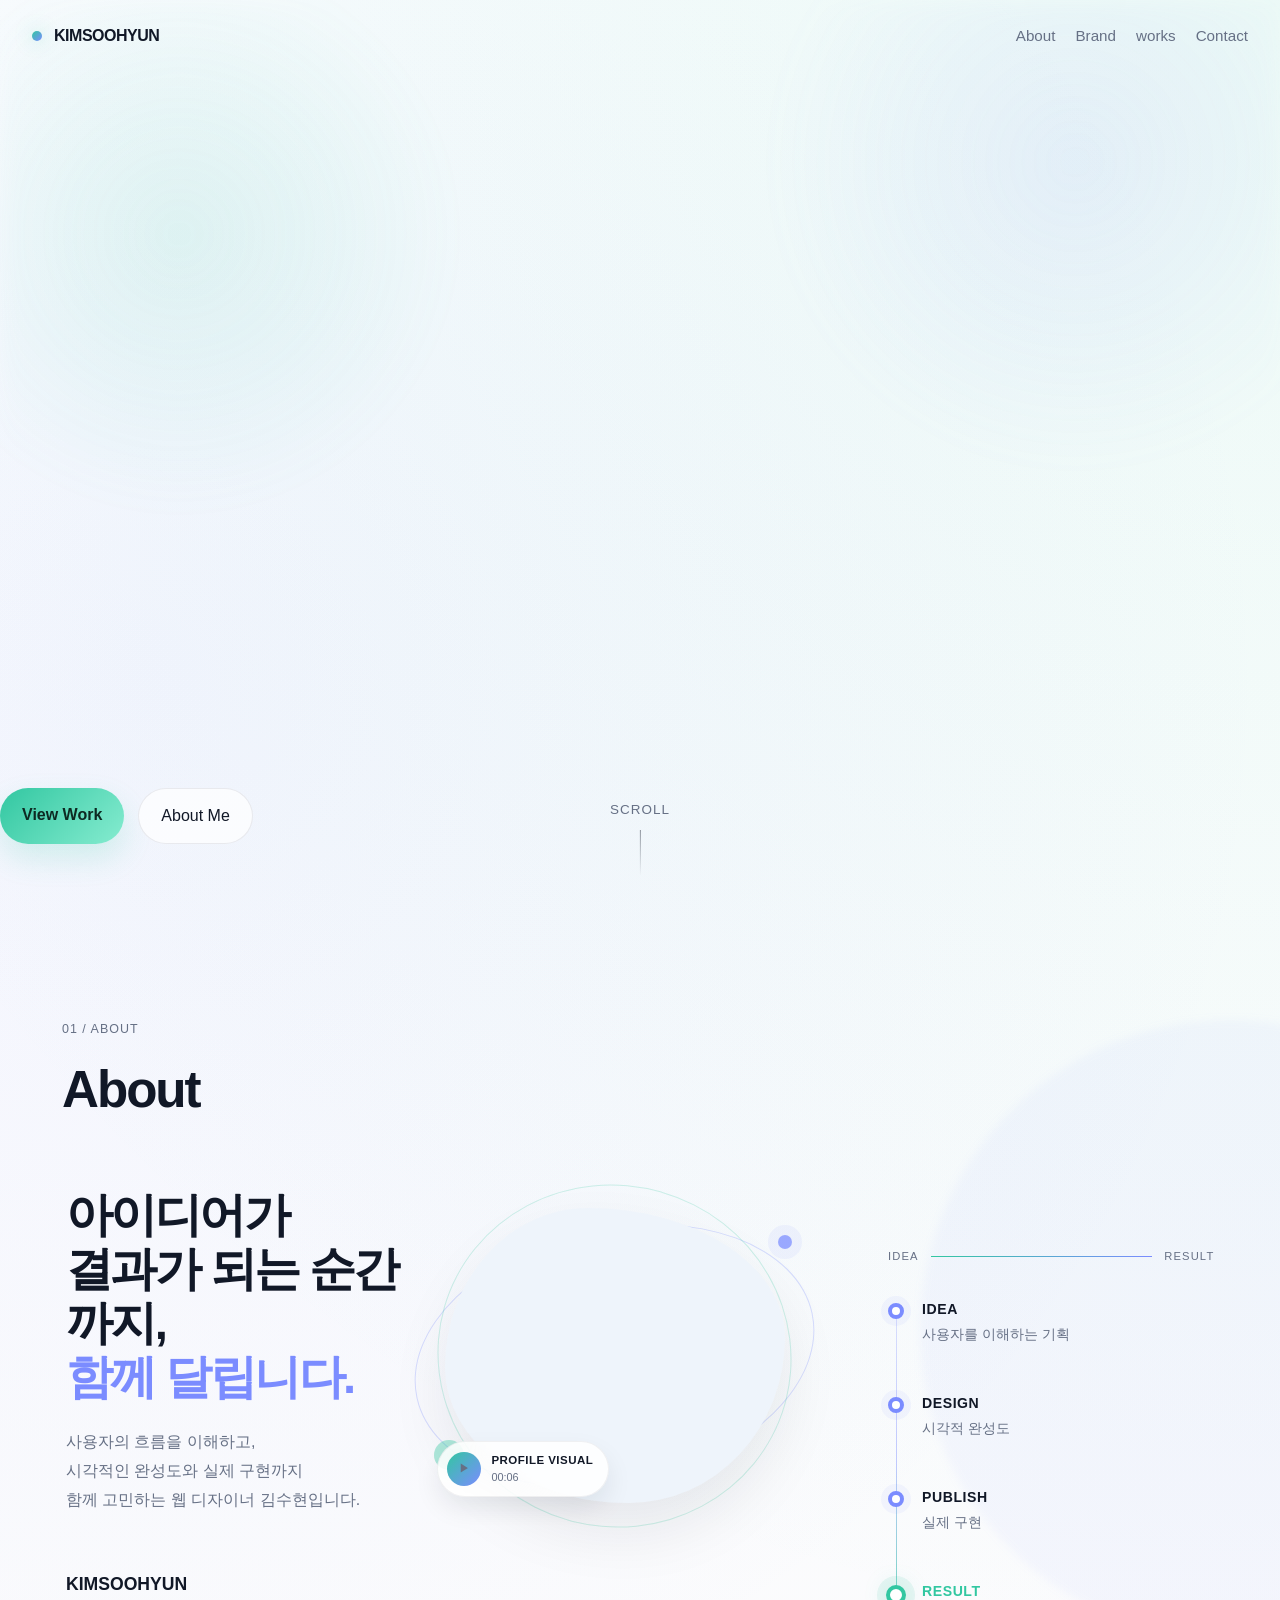
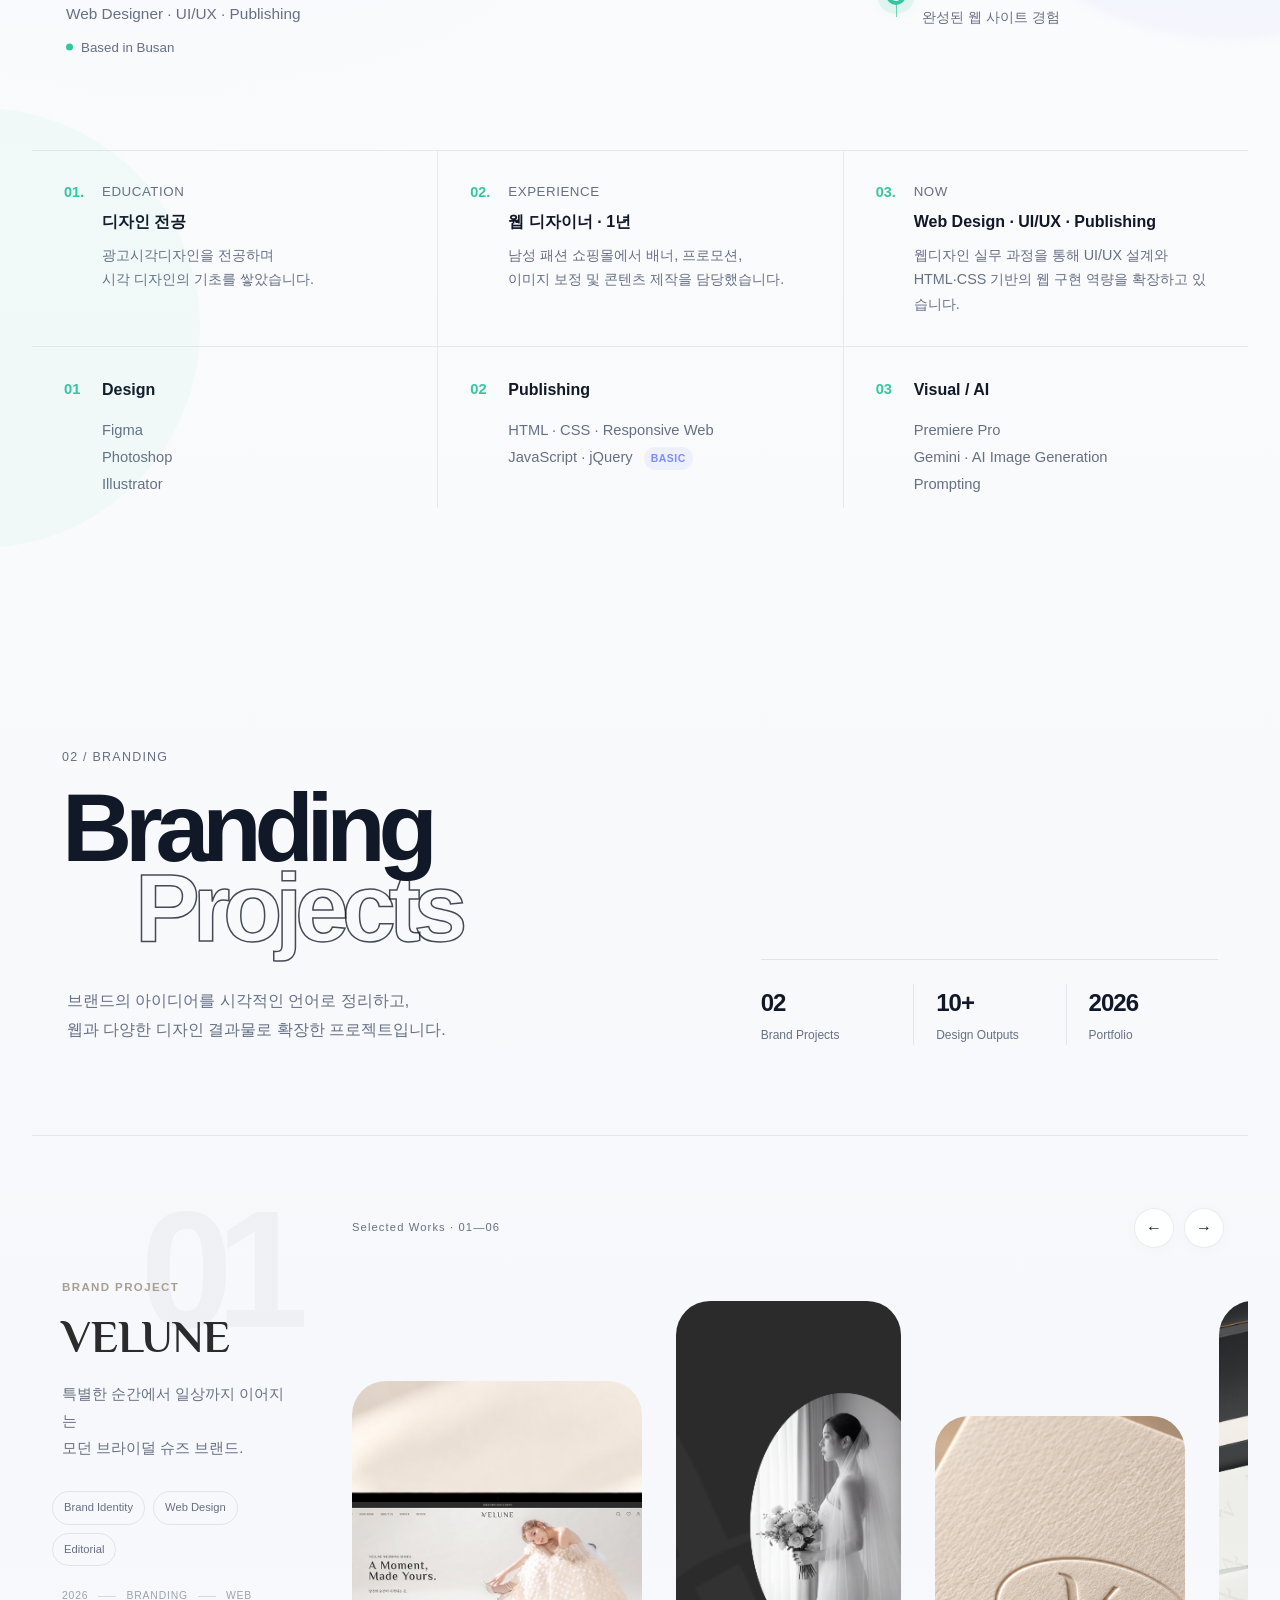
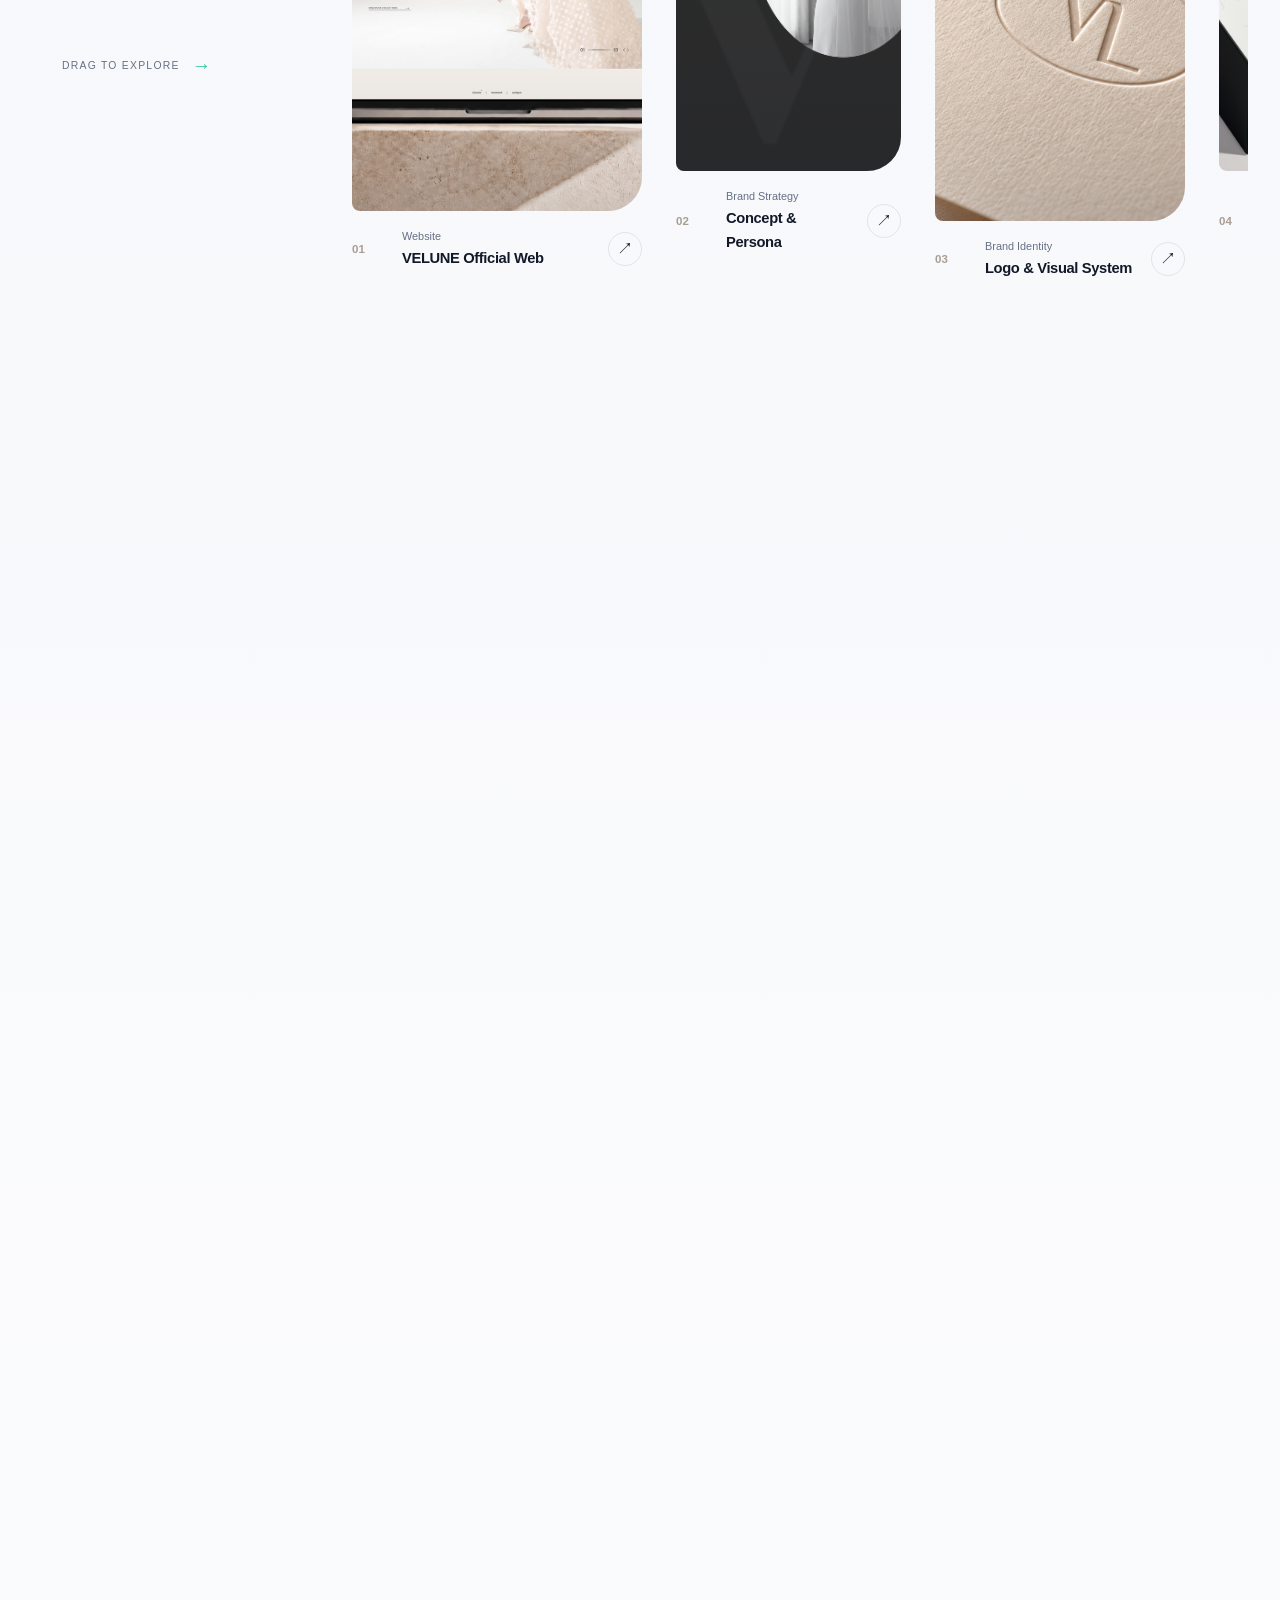
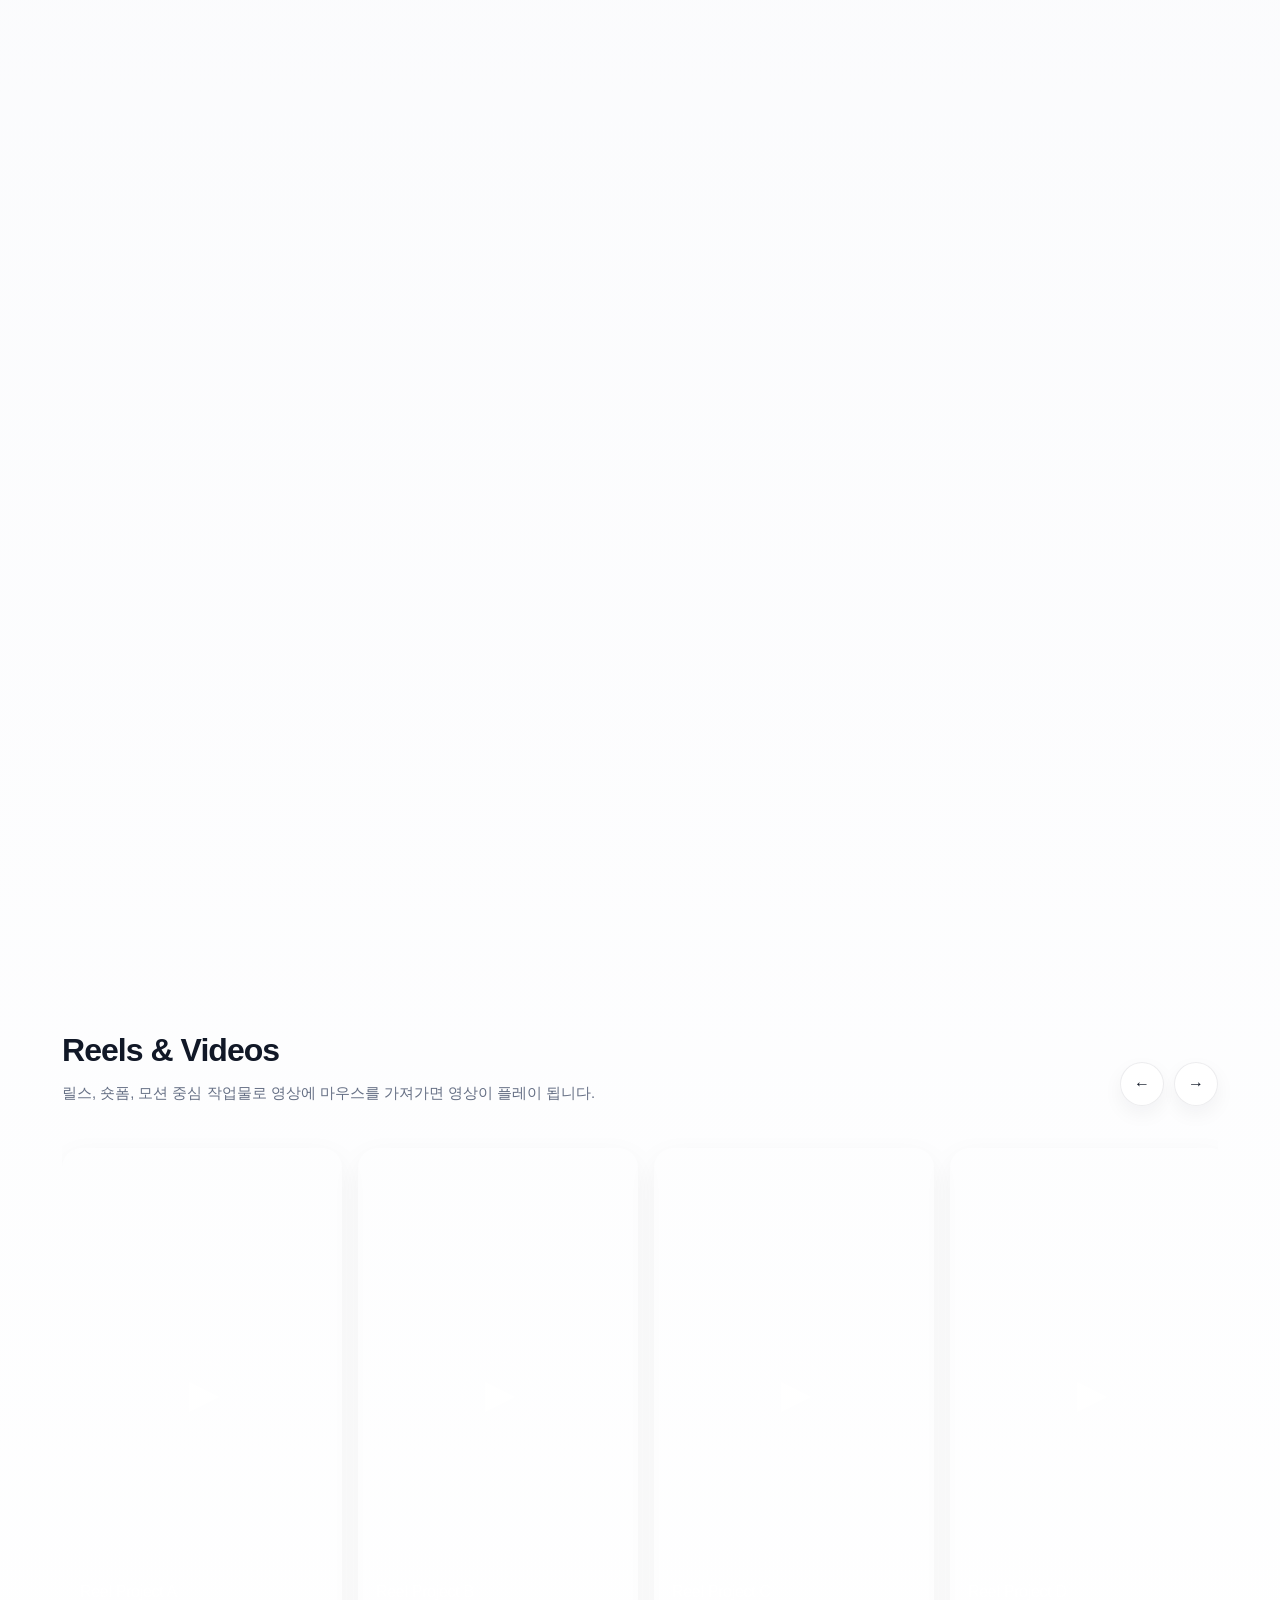
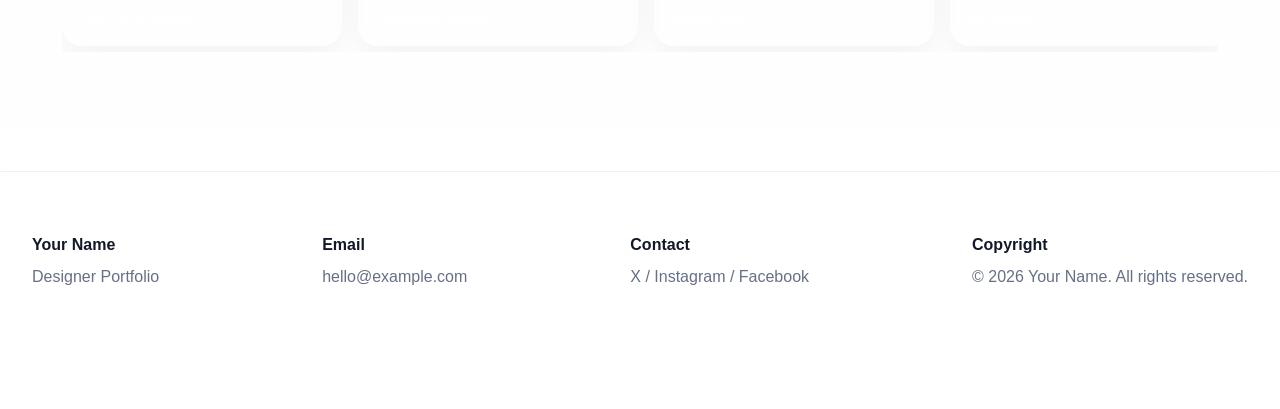
<file: index.html>
<!DOCTYPE html>
<html lang="ko">

<head>
  <meta charset="UTF-8" />
  <meta name="viewport" content="width=device-width, initial-scale=1.0" />
  <title>Portfolio</title>
  <link rel="shortcut icon" href="assets/img/favicon.svg" type="image/x-icon">

  <!-- font-family: "Philosopher", sans-serif; -->
  <link rel="preconnect" href="https://fonts.googleapis.com">
  <link rel="preconnect" href="https://fonts.gstatic.com" crossorigin>
  <link href="https://fonts.googleapis.com/css2?family=Philosopher:ital,wght@0,400;0,700;1,400;1,700&display=swap"
    rel="stylesheet">

  <link rel="stylesheet" href="assets/css/style.css">


</head>

<body>
  <header class="site-header" id="siteHeader">
    <nav class="nav">
      <a href="#hero" class="brand">KIMSOOHYUN</a>
      <div class="nav-links">
        <a href="#about">About</a>
        <a href="#branding">Brand</a>
        <a href="#works">works</a>
        <a href="#contact">Contact</a>
      </div>
    </nav>
  </header>

  <main>
    <section class="hero" id="hero">
      <video class="hero-video" autoplay muted loop playsinline preload="metadata">
        <source src="assets/video/UI_motion_video_playing_1080p_20261022171534.mp4" type="video/mp4" />
      </video>
      <div class="hero-inner">
        <div class="hero-actions">
          <a class="btn btn-primary" href="#branding">View Work</a>
          <a class="btn btn-secondary" href="#about">About Me</a>
        </div>
      </div>

      <div class="scroll-indicator">Scroll</div>
    </section>

    <section class="section about" id="about">
      <div class="container">

        <div class="section-head reveal reveal-scale">
          <div>
            <span class="about-index">01 / ABOUT</span>
            <h2>About</h2>
          </div>
        </div>

        <div class="about-process-wrap">

          <!-- =========================
           LEFT : INTRO + PROFILE
      ========================== -->
          <div class="about-intro reveal reveal-left">

            <div class="about-copy">
              <h3>
                아이디어가<br>
                결과가 되는 순간까지,<br>
                <em>함께 달립니다.</em>
              </h3>

              <p>
                사용자의 흐름을 이해하고,<br>
                시각적인 완성도와 실제 구현까지<br>
                함께 고민하는 웹 디자이너 김수현입니다.
              </p>
            </div>

            <div class="profile-visual">

              <div class="profile-orbit orbit-01"></div>
              <div class="profile-orbit orbit-02"></div>

              <div class="profile-video-mask">
                <video class="thumb-video" autoplay loop muted playsinline preload="metadata">
                  <source src="assets/video/Designer_using_stylus_on_tablet_20261022154720.mp4" type="video/mp4">
                </video>
              </div>

              <div class="profile-play-badge">
                <span class="profile-play-icon">▶</span>
                <div>
                  <strong>PROFILE VISUAL</strong>
                  <span>00:06</span>
                </div>
              </div>

            </div>

            <div class="profile-info">
              <strong>KIMSOOHYUN</strong>
              <span>Web Designer · UI/UX · Publishing</span>
              <small>Based in Busan</small>
            </div>

          </div>


          <!-- =========================
           RIGHT : PROCESS
      ========================== -->
          <div class="about-process reveal reveal-right">

            <div class="process-caption">
              <span>IDEA</span>
              <i></i>
              <span>RESULT</span>
            </div>

            <div class="process-flow">

              <div class="process-step">
                <span class="process-dot"></span>
                <div>
                  <strong>IDEA</strong>
                  <p>사용자를 이해하는 기획</p>
                </div>
              </div>

              <div class="process-step">
                <span class="process-dot"></span>
                <div>
                  <strong>DESIGN</strong>
                  <p>시각적 완성도</p>
                </div>
              </div>

              <div class="process-step">
                <span class="process-dot"></span>
                <div>
                  <strong>PUBLISH</strong>
                  <p>실제 구현</p>
                </div>
              </div>

              <div class="process-step process-step-result">
                <span class="process-dot"></span>
                <div>
                  <strong>RESULT</strong>
                  <p>완성된 웹 사이트 경험</p>
                </div>
              </div>

            </div>

          </div>

        </div>


        <!-- =========================
         EDUCATION / EXPERIENCE / NOW
    ========================== -->
        <div class="career-flow reveal reveal-scale">

          <article class="career-item">
            <span class="career-number">01.</span>

            <div>
              <small>EDUCATION</small>
              <strong>디자인 전공</strong>
              <p>
                광고시각디자인을 전공하며<br>
                시각 디자인의 기초를 쌓았습니다.
              </p>
            </div>
          </article>

          <article class="career-item">
            <span class="career-number">02.</span>

            <div>
              <small>EXPERIENCE</small>
              <strong>웹 디자이너 · 1년</strong>
              <p>
                남성 패션 쇼핑몰에서 배너, 프로모션,<br>
                이미지 보정 및 콘텐츠 제작을 담당했습니다.
              </p>
            </div>
          </article>

          <article class="career-item">
            <span class="career-number">03.</span>

            <div>
              <small>NOW</small>
              <strong>Web Design · UI/UX · Publishing</strong>
              <p>
                웹디자인 실무 과정을 통해 UI/UX 설계와<br>
                HTML·CSS 기반의 웹 구현 역량을 확장하고 있습니다.
              </p>
            </div>
          </article>

        </div>


        <!-- =========================
         SKILLS
    ========================== -->
        <div class="about-skills reveal reveal-scale">

          <article class="about-skill">
            <div class="skill-head">
              <span>01</span>
              <strong>Design</strong>
            </div>

            <p>
              Figma<br>
              Photoshop<br>
              Illustrator
            </p>
          </article>


          <article class="about-skill">
            <div class="skill-head">
              <span>02</span>
              <strong>Publishing</strong>
            </div>

            <p>
              HTML · CSS · Responsive Web<br>
              JavaScript · jQuery
              <small>BASIC</small>
            </p>
          </article>


          <article class="about-skill">
            <div class="skill-head">
              <span>03</span>
              <strong>Visual / AI</strong>
            </div>

            <p>
              Premiere Pro<br>
              Gemini · AI Image Generation<br>
              Prompting
            </p>
          </article>

        </div>

      </div>
    </section>

    <section class="section branding-editorial" id="branding">
      <div class="container">

        <!-- =========================
         BRANDING INTRO
    ========================== -->
        <div class="branding-intro reveal reveal-scale">

          <div class="branding-title-wrap">
            <span class="branding-index">02 / BRANDING</span>

            <h2>
              Branding
              <span>Projects</span>
            </h2>

            <p>
              브랜드의 아이디어를 시각적인 언어로 정리하고,<br>
              웹과 다양한 디자인 결과물로 확장한 프로젝트입니다.
            </p>
          </div>

          <div class="branding-summary">
            <div>
              <strong>02</strong>
              <span>Brand Projects</span>
            </div>

            <div>
              <strong>10+</strong>
              <span>Design Outputs</span>
            </div>

            <div>
              <strong>2026</strong>
              <span>Portfolio</span>
            </div>
          </div>

        </div>


        <!-- =====================================================
         BRAND PROJECT 01
    ====================================================== -->
        <section class="brand-project editorial-project reveal reveal-scale">

          <div class="project-side">

            <div class="project-number">01</div>

            <div class="project-side-content">
              <span class="project-category">BRAND PROJECT</span>

              <h3>VELUNE</h3>

              <p>
                특별한 순간에서 일상까지 이어지는 <br>
                모던 브라이덜 슈즈 브랜드.
              </p>

              <div class="project-keywords">
                <span>Brand Identity</span>
                <span>Web Design</span>
                <span>Editorial</span>
              </div>
            </div>

            <div class="project-meta-line">
              <span>2026</span>
              <i></i>
              <span>BRANDING</span>
              <i></i>
              <span>WEB</span>
            </div>

            <div class="project-scroll-hint">
              DRAG TO EXPLORE
              <span>→</span>
            </div>

          </div>


          <div class="project-gallery-wrap">

            <div class="project-gallery-head">
              <span>Selected Works · 01—06</span>

              <div class="slider-controls">
                <button class="slider-btn" type="button" data-slider-prev="brandTrack01">
                  ←
                </button>

                <button class="slider-btn" type="button" data-slider-next="brandTrack01">
                  →
                </button>
              </div>
            </div>


            <div class="brand-track editorial-track slider-track" id="brandTrack01">


              <!-- 01 WEBSITE -->
              <article class="editorial-card editorial-card--large">

                <a href="https://riacongsa-hub.github.io/VELUNE/" target="_blank">

                  <div class="editorial-media">
                    <img src="assets/img/velune_web.png" alt="VELUNE Website">
                  </div>

                  <div class="editorial-info">
                    <span class="editorial-num">01</span>

                    <div>
                      <small>Website</small>
                      <strong>VELUNE Official Web</strong>
                    </div>

                    <span class="editorial-arrow">↗</span>
                  </div>

                </a>

              </article>


              <!-- 02 Concept & Persona -->
              <article class="editorial-card editorial-card--tall">

                <a href="velune_concept.html" target="_blank">

                  <div class="editorial-media">
                    <img src="assets/img/velune_02.png" alt="VELUNE Website">
                  </div>

                  <div class="editorial-info">
                    <span class="editorial-num">02</span>

                    <div>
                      <small>Brand Strategy</small>
                      <strong>Concept & Persona</strong>
                    </div>

                    <span class="editorial-arrow">↗</span>
                  </div>

                </a>

              </article>


              <!-- 03 BI -->
              <article class="editorial-card editorial-card--medium">

                <a href="velune_BI.html" target="_blank">

                  <div class="editorial-media">
                    <img src="assets/img/velune_03.png" alt="VELUNE Mockup">
                  </div>

                  <div class="editorial-info">
                    <span class="editorial-num">03</span>

                    <div>
                      <small>Brand Identity</small>
                      <strong>Logo & Visual System</strong>
                    </div>

                    <span class="editorial-arrow">↗</span>
                  </div>

                </a>

              </article>


              <!-- 04 BX -->
              <article class="editorial-card editorial-card--tall">

                <a href="velune_BX.html" target="_blank">

                  <div class="editorial-media">
                    <img src="assets/img/velune_04.png" alt="VELUNE Web Guide">
                  </div>

                  <div class="editorial-info">
                    <span class="editorial-num">04</span>

                    <div>
                      <small>Brand Experience</small>
                      <strong>Application & Editorial</strong>
                    </div>

                    <span class="editorial-arrow">↗</span>
                  </div>

                </a>

              </article>


              <!-- 05 WebDesign -->
              <article class="editorial-card editorial-card--medium">

                <a href="velune_WebDesign.html" target="_blank">

                  <div class="editorial-media">
                    <img src="assets/img/velune_05.png" alt="VELUNE Editorial">
                  </div>

                  <div class="editorial-info">
                    <span class="editorial-num">05</span>

                    <div>
                      <small>Web Design Process</small>
                      <strong>Wireframe & Final Design</strong>
                    </div>

                    <span class="editorial-arrow">↗</span>
                  </div>

                </a>

              </article>


              <!-- 06 UI -->
              <article class="editorial-card editorial-card--large">

                <a href="velune_UI.html" target="_blank">

                  <div class="editorial-media">
                    <img src="assets/img/velune_06.png" alt="VELUNE Display">
                  </div>

                  <div class="editorial-info">
                    <span class="editorial-num">06</span>

                    <div>
                      <small>UI Interaction</small>
                      <strong>Motion & Page Detail</strong>
                    </div>

                    <span class="editorial-arrow">↗</span>
                  </div>

                </a>

              </article>

            </div>
          </div>

        </section>



        <!-- =====================================================
         BRAND PROJECT 02
    ====================================================== -->
        <section class="brand-project editorial-project reveal reveal-scale">

          <div class="project-side gground">

            <div class="project-number">02</div>

            <div class="project-side-content">
              <span class="project-category">BRAND PROJECT</span>

              <h3>GGROUND</h3>

              <p>
                공공 e스포츠 시설과 프로그램을
                하나의 경험으로 연결한 예약 플랫폼.
              </p>

              <div class="project-keywords">
                <span>UI / UX</span>
                <span>Web Design</span>
                <span>Publishing</span>
              </div>
            </div>

            <div class="project-scroll-hint">
              DRAG TO EXPLORE
              <span>→</span>
            </div>

          </div>


          <div class="project-gallery-wrap">

            <div class="project-gallery-head">
              <span>Selected Works · 01—04</span>

              <div class="slider-controls">
                <button class="slider-btn" type="button" data-slider-prev="brandTrack02">
                  ←
                </button>

                <button class="slider-btn" type="button" data-slider-next="brandTrack02">
                  →
                </button>
              </div>
            </div>


            <div class="brand-track editorial-track slider-track" id="brandTrack02">


              <article class="editorial-card editorial-card--large">

                <a href="https://riacongsa-hub.github.io/GGROUND/" target="_blank">

                  <div class="editorial-media">
                    <img src="assets/img/gground_Web.png" alt="GGROUND Website">
                  </div>

                  <div class="editorial-info">
                    <span class="editorial-num">01</span>

                    <div>
                      <small>Website</small>
                      <strong>GGROUND Official Web</strong>
                    </div>

                    <span class="editorial-arrow">↗</span>
                  </div>

                </a>

              </article>


              <article class="editorial-card editorial-card--tall">

                <a href="gground_concept.html" target="_blank">

                  <div class="editorial-media">
                    <img src="assets/img/gground_Concept.png" alt="GGROUND Reservation">
                  </div>

                  <div class="editorial-info">
                    <span class="editorial-num">02</span>

                    <div>
                      <small>Planning & Identity</small>
                      <strong>Concept & Design System</strong>
                    </div>

                    <span class="editorial-arrow">↗</span>
                  </div>

                </a>

              </article>


              <article class="editorial-card editorial-card--medium">

                <a href="gground_Reservation.html" target="_blank">

                  <div class="editorial-media">
                    <img src="assets/img/gground_reservation.png" alt="GGROUND Reservation">
                  </div>

                  <div class="editorial-info">
                    <span class="editorial-num">03</span>

                    <div>
                      <small>UX / Interaction</small>
                      <strong>Seat Reservation UI</strong>
                    </div>

                    <span class="editorial-arrow">↗</span>
                  </div>

                </a>

              </article>


              <article class="editorial-card editorial-card--tall">

                <a href="gground_Content.html" target="_blank">

                  <div class="editorial-media">
                    <img src="assets/img/gground_league2.png" alt="GGROUND Facility">
                  </div>

                  <div class="editorial-info">
                    <span class="editorial-num">04</span>

                    <div>
                      <small>Content & Motion</small>
                      <strong>Main Content & Interaction</strong>
                    </div>

                    <span class="editorial-arrow">↗</span>
                  </div>

                </a>

              </article>
            </div>
          </div>

        </section>

      </div>
    </section>

    <section class="section visual-content-section" id="works">
      <div class="container">

        <!-- =========================
      VISUAL CONTENT INTRO
    ========================== -->
        <div class="branding-intro visual-intro reveal reveal-scale">

          <div class="branding-title-wrap">
            <span class="branding-index">03 / VISUAL CONTENT</span>

            <h2>
              Visual
              <span>Content</span>
            </h2>

            <p>
              카드뉴스와 포스터 등 다양한 형태의 비주얼 콘텐츠를 통해<br>
              정보와 메시지를 효과적으로 전달한 디자인 작업입니다.
            </p>
          </div>

          <div class="branding-summary visual-summary">
            <div>
              <strong>02</strong>
              <span>Categories</span>
            </div>

            <div>
              <strong>04</strong>
              <span>Selected Works</span>
            </div>

            <div>
              <strong>2026</strong>
              <span>Portfolio</span>
            </div>
          </div>

        </div>



        <div class="works-stack">
          <section class="card work-row reveal reveal-scale">
            <div class="work-row-head">
              <div>
                <h3>Card News · Poster</h3>
                <p>카드뉴스와 포스터 작업을 클릭해 자세한 디자인을 확인하실 수 있습니다.</p>
              </div>
              <!-- 슬라이더 버튼 -->
              <!-- <div class="slider-controls">
                <button class="slider-btn" type="button" data-slider-prev="visualTrack">←</button>
                <button class="slider-btn" type="button" data-slider-next="visualTrack">→</button>
              </div> -->
            </div>
            <div class="thumb-track slider-track visual-track" id="visualTrack">

              <!-- =========================
       01 CARD NEWS
  ========================== -->
              <article class="cardnews-thumb thumb-card modal-card" data-modal-type="cardnews"
                data-modal-label="Card News" data-modal-title="영화 속 색이 만드는 분위기"
                data-modal-description="영화 속 동일한 장면도 색감에 따라 전혀 다른 감정으로 느껴질 수 있다는 점에 주목한 카드뉴스입니다. 따뜻한 색과 차가운 색을 비교하며 색이 장면의 분위기와 감정 전달에 미치는 영향을 시각적으로 구성했습니다."
                data-modal-role="Card News Design" data-modal-tools="Figma"
                data-modal-summary="주제에 맞는 비주얼과 정보 흐름을 고려해 제작한 카드뉴스입니다."
                data-modal-tags="Color, Mood, Visual Storytelling"
                data-modal-images="assets/img/cardnews1.png|assets/img/cardnews1-2.png|assets/img/cardnews1-3.png|assets/img/cardnews1-4.png|assets/img/cardnews1-5.png|assets/img/cardnews1-6.png|assets/img/cardnews1-7.png"
                data-modal-ratio="1 / 1">

                <div class="visual-media">
                  <img src="assets/img/cardnews1.png" alt="Card News Project 01">
                </div>

                <div class="visual-card-info">
                  <small>CARD NEWS</small>
                  <strong>영화 속 색이 만드는 분위기</strong>
                  <p>Color · Mood Storytelling</p>
                </div>

              </article>


              <!-- =========================
       02 CARD NEWS
  ========================== -->
              <article class="cardnews-thumb thumb-card modal-card" data-modal-type="cardnews"
                data-modal-label="Card News" data-modal-title="말은 같아도, 감정은 달라요."
                data-modal-description="같은 의미의 말도 표현 방식과 말투에 따라 상대가 받아들이는 감정이 달라질 수 있다는 주제를 담은 카드뉴스입니다. 일상적인 대화 사례를 비교해 보다 부드럽고 긍정적인 커뮤니케이션 방법을 쉽게 이해할 수 있도록 구성했습니다."
                data-modal-role="Card News Design" data-modal-tools="Figma"
                data-modal-summary="페이지별 정보 위계를 조절해 자연스럽게 읽히도록 구성했습니다." data-modal-tags="Words, Tone, Message"
                data-modal-images="assets/img/cardnews2.png|assets/img/cardnews2-2.png|assets/img/cardnews2-3.png|assets/img/cardnews2-4.png"
                data-modal-ratio="1 / 1">

                <div class="visual-media">
                  <img src="assets/img/cardnews2.png" alt="Card News Project 02">
                </div>

                <div class="visual-card-info">
                  <small>CARD NEWS</small>
                  <strong>말은 같아도, 감정은 달라요.</strong>
                  <p>Words · Tone Communication</p>
                </div>

              </article>


              <!-- =========================
       03 CARD NEWS
  ========================== -->
              <article class="cardnews-thumb thumb-card modal-card" data-modal-type="cardnews"
                data-modal-label="Card News" data-modal-title="못난이 과일"
                data-modal-description="모양이 고르지 않다는 이유로 상품성이 낮게 평가되는 못난이 과일의 가치를 친근하게 전달하는 카드뉴스입니다. 문제 제기부터 못난이 과일의 특징과 장점, 상품 소개까지 자연스럽게 이어지도록 밝은 컬러와 그래픽 요소를 활용해 구성했습니다."
                data-modal-role="Card News Design" data-modal-tools="Figma"
                data-modal-summary="컬러와 그래픽 요소를 활용해 콘텐츠의 주목도를 높였습니다." data-modal-tags="Brand Story, Promotion, Friendly"
                data-modal-images="assets/img/cardnews3.png|assets/img/cardnews3-2.png|assets/img/cardnews3-3.png|assets/img/cardnews3-4.png"
                data-modal-ratio="1 / 1">

                <div class="visual-media">
                  <img src="assets/img/cardnews3.png" alt="Card News Project 03">
                </div>

                <div class="visual-card-info">
                  <small>CARD NEWS</small>
                  <strong>못난이 과일</strong>
                  <p>Product · Brand Story</p>
                </div>

              </article>


              <!-- =========================
       04 POSTER
  ========================== -->
              <article class="poster-thumb thumb-card modal-card" data-modal-type="poster"
                data-modal-label="Poster Design" data-modal-title="밤의 취향 — 부산 나이트 컬처"
                data-modal-description="부산의 밤에 즐기는 전시·공연·영화를 소개하는 가상 문화행사 포스터입니다. 창문 너머 서로 다른 문화 공간을 발견하는 콘셉트로 세 프로그램을 구분하고, 짙은 보라색과 따뜻한 조명으로 밤의 분위기를 표현했습니다. 행사명, 프로그램, 일시와 장소 순으로 정보를 배치해 관람에 필요한 내용을 쉽게 찾도록 구성했습니다."
                data-modal-role="기획 · 레이아웃 · 타이포그래피" data-modal-tools="Figma"
                data-modal-summary="밤의 문화 공간을 창문으로 연결한 행사 포스터"
                data-modal-tags="Information Hierarchy, Layout, Visual Storytelling"
                data-modal-media="assets/img/Night_Culture.png" data-modal-ratio="210 / 297">

                <div class="visual-media">
                  <img src="assets/img/Night_Culture.png" alt="Card News Project 04">
                </div>

                <div class="visual-card-info">
                  <small>POSTER</small>
                  <strong>Poster Project</strong>
                  <p>Culture Event · Information Design</p>
                </div>

              </article>

            </div>
          </section>

          <section class="card work-row reveal reveal-scale">
            <div class="work-row-head">
              <div>
                <h3>Reels & Videos</h3>
                <p>릴스, 숏폼, 모션 중심 작업물로 영상에 마우스를 가져가면 영상이 플레이 됩니다.</p>
              </div>
              <!-- 슬라이더 버튼 -->
              <div class="slider-controls">
                <button class="slider-btn" type="button" data-slider-prev="videoTrack">←</button>
                <button class="slider-btn" type="button" data-slider-next="videoTrack">→</button>
              </div>
            </div>
            <div class="thumb-track slider-track" id="videoTrack">
              <article class="reels-thumb thumb-card modal-card" data-modal-type="reels"
                data-modal-title="Reel Project A"
                data-modal-description="숏폼 중심의 브랜드 릴스 프로젝트입니다. 모션 리듬과 메시지 전달을 고려해 구성했습니다."
                data-modal-role="Motion Design / Reel Editing" data-modal-tools="Premiere Pro, After Effects"
                data-modal-meta1-label="Format" data-modal-meta1-value="9:16 Vertical" data-modal-meta2-label="Duration"
                data-modal-meta2-value="15 sec" data-modal-tags="Reels, Short-form, Motion"
                data-modal-note-title="Editable Note"
                data-modal-note="릴스 전용 모달 템플릿입니다. 영상 콘셉트, 후킹 포인트, 자막 구성 등을 자유롭게 수정하세요."
                data-modal-link="https://example.com" data-modal-media="assets/video/Reels_sample_01.mp4"
                data-modal-ratio="9 / 16">
                <video class="thumb-video" muted loop playsinline preload="metadata">
                  <source src="assets/video/Reels_sample_01.mp4" type="video/mp4" />
                </video>
                <div class="thumb-play-button" aria-hidden="true">
                  <span class="thumb-play-icon"></span>
                </div>
                <div class="thumb-overlay">
                  <strong>Reel Project A</strong>
                  <span>Short-form Motion</span>
                </div>
              </article>

              <article class="reels-thumb thumb-card modal-card" data-modal-type="reels"
                data-modal-title="Reel Project B" data-modal-description="캠페인 메시지를 짧은 영상으로 압축한 릴스 작업입니다."
                data-modal-role="Campaign Motion" data-modal-tools="Premiere Pro" data-modal-meta1-label="Format"
                data-modal-meta1-value="9:16 Vertical" data-modal-meta2-label="Duration" data-modal-meta2-value="12 sec"
                data-modal-tags="Campaign, Reels" data-modal-note-title="Editable Note"
                data-modal-note="릴스 B 설명을 이 영역에서 직접 수정할 수 있습니다." data-modal-link="https://example.com"
                data-modal-media="assets/video/Reels_sample_01.mp4">
                <video class="thumb-video" muted loop playsinline preload="metadata">
                  <source src="assets/video/Reels_sample_01.mp4" type="video/mp4" />
                </video>
                <div class="thumb-play-button" aria-hidden="true">
                  <span class="thumb-play-icon"></span>
                </div>
                <div class="thumb-overlay">
                  <strong>Reel Project B</strong>
                  <span>Campaign Motion</span>
                </div>
              </article>

              <article class="reels-thumb thumb-card modal-card" data-modal-type="reels"
                data-modal-title="Reel Project C" data-modal-description="브랜드 무드를 강조한 숏폼 영상입니다."
                data-modal-role="Brand Motion" data-modal-tools="Premiere Pro" data-modal-meta1-label="Format"
                data-modal-meta1-value="9:16 Vertical" data-modal-meta2-label="Duration" data-modal-meta2-value="10 sec"
                data-modal-tags="Brand Reel, Motion" data-modal-note-title="Editable Note"
                data-modal-note="브랜드 릴스 C에 대한 메모를 자유롭게 기입하세요." data-modal-link="https://example.com"
                data-modal-media="assets/video/Reels_sample_01.mp4">
                <video class="thumb-video" muted loop playsinline preload="metadata">
                  <source src="assets/video/Reels_sample_01.mp4" type="video/mp4" />
                </video>
                <div class="thumb-play-button" aria-hidden="true">
                  <span class="thumb-play-icon"></span>
                </div>
                <div class="thumb-overlay">
                  <strong>Reel Project C</strong>
                  <span>Brand Reel</span>
                </div>
              </article>

              <article class="reels-thumb thumb-card modal-card" data-modal-type="reels"
                data-modal-title="Reel Project D" data-modal-description="광고성 메시지를 중심으로 한 모션 릴스입니다."
                data-modal-role="Ad Motion" data-modal-tools="Premiere Pro" data-modal-meta1-label="Format"
                data-modal-meta1-value="9:16 Vertical" data-modal-meta2-label="Duration" data-modal-meta2-value="20 sec"
                data-modal-tags="Ad Motion, Short-form" data-modal-note-title="Editable Note"
                data-modal-note="광고 릴스 D 설명을 수정하세요." data-modal-link="https://example.com"
                data-modal-media="assets/video/Reels_sample_01.mp4">
                <video class="thumb-video" muted loop playsinline preload="metadata">
                  <source src="assets/video/Reels_sample_01.mp4" type="video/mp4" />
                </video>
                <div class="thumb-play-button" aria-hidden="true">
                  <span class="thumb-play-icon"></span>
                </div>
                <div class="thumb-overlay">
                  <strong>Reel Project D</strong>
                  <span>Ad Motion</span>
                </div>
              </article>

              <article class="reels-thumb thumb-card modal-card" data-modal-type="reels"
                data-modal-title="Reel Project E" data-modal-description="브랜드 인트로 성격의 영상 작업입니다."
                data-modal-role="Intro Motion" data-modal-tools="Premiere Pro" data-modal-meta1-label="Format"
                data-modal-meta1-value="9:16 Vertical" data-modal-meta2-label="Duration" data-modal-meta2-value="08 sec"
                data-modal-tags="Intro, Reels" data-modal-note-title="Editable Note"
                data-modal-note="인트로 릴스 E에 대한 설명입니다." data-modal-link="https://example.com"
                data-modal-media="assets/video/Reels_sample_01.mp4">
                <video class="thumb-video" muted loop playsinline preload="metadata">
                  <source src="assets/video/Reels_sample_01.mp4" type="video/mp4" />
                </video>
                <div class="thumb-play-button" aria-hidden="true">
                  <span class="thumb-play-icon"></span>
                </div>
                <div class="thumb-overlay">
                  <strong>Reel Project E</strong>
                  <span>Brand Intro</span>
                </div>
              </article>

              <article class="reels-thumb thumb-card modal-card" data-modal-type="reels"
                data-modal-title="Reel Project F" data-modal-description="브랜드 인트로 영상 확장 버전입니다."
                data-modal-role="Motion Design" data-modal-tools="Premiere Pro" data-modal-meta1-label="Format"
                data-modal-meta1-value="9:16 Vertical" data-modal-meta2-label="Duration" data-modal-meta2-value="18 sec"
                data-modal-tags="Brand Intro, Reel" data-modal-note-title="Editable Note"
                data-modal-note="릴스 F 전용 설명 영역입니다." data-modal-link="https://example.com"
                data-modal-media="assets/video/Reels_sample_01.mp4">
                <video class="thumb-video" muted loop playsinline preload="metadata">
                  <source src="assets/video/Reels_sample_01.mp4" type="video/mp4" />
                </video>
                <div class="thumb-play-button" aria-hidden="true">
                  <span class="thumb-play-icon"></span>
                </div>
                <div class="thumb-overlay">
                  <strong>Reel Project F</strong>
                  <span>Brand Intro</span>
                </div>
              </article>
              <!-- <article class="reels-thumb thumb-card modal-card" data-modal-title="Reel Project F"
                data-modal-description="브랜드 인트로 영상입니다." data-modal-role="Motion Design / Short-form"
                data-modal-tools="Premiere Pro, AI Video" data-modal-video="Reel preview area"
                data-modal-link="https://example.com">
                <video class="thumb-video" muted loop playsinline preload="metadata">
                  <source src="assets/video/Reels_sample_01.mp4" type="video/mp4" />
                </video>
                <div class="thumb-play-button" aria-hidden="true">
                  <span class="thumb-play-icon"></span>
                </div>
                <div class="thumb-overlay">
                  <strong>Reel Project F</strong>
                  <span>Brand Intro</span>
                </div>
              </article> -->
            </div>
          </section>
        </div>
    </section>
  </main>

  <footer class="site-footer" id="contact">
    <div class="footer-grid">
      <div><strong>Your Name</strong><span>Designer Portfolio</span></div>
      <div><strong>Email</strong><a href="mailto:hello@example.com">hello@example.com</a></div>
      <div><strong>Contact</strong><span>X / Instagram / Facebook</span></div>
      <div><strong>Copyright</strong><span>© 2026 Your Name. All rights reserved.</span></div>
    </div>
  </footer>


  <div class="modal" id="portfolioModal" aria-hidden="true" role="dialog" aria-modal="true">
    <div class="modal-dialog">
      <button class="modal-close" type="button" aria-label="닫기">✕</button>
      <div class="modal-content">
        <div class="modal-gallery">

          <!-- 메인 이미지 -->
          <div class="modal-hero-wrap">
            <div class="modal-hero-media" id="modalHeroMedia">
              Main Preview
            </div>
          </div>


          <!-- 이미지 아래 컨트롤 -->
          <div class="modal-gallery-controls" id="modalGalleryControls">

            <button class="modal-nav modal-nav-prev" id="modalPrev" type="button" aria-label="이전 이미지">
              ←
            </button>


            <div class="modal-progress-area">

              <span class="modal-page-indicator" id="modalPageIndicator">
                01 / 01
              </span>

              <div class="modal-progress">
                <span class="modal-progress-fill" id="modalProgressFill">
                </span>
              </div>

            </div>


            <button class="modal-nav modal-nav-next" id="modalNext" type="button" aria-label="다음 이미지">
              →
            </button>

          </div>


          <!-- 썸네일 -->
          <div class="modal-thumbs" id="modalThumbs"></div>

        </div>

        <div class="modal-body" id="modalDynamicBody"></div>
      </div>
    </div>
  </div>

  <!-- ===== Modal layout templates: poster / banner / cardnews / reels 를 각각 직접 수정하세요 ===== -->
  <template id="modalTemplatePoster">
    <span class="modal-type-badge" data-field="badgeLabel">Poster Project</span>
    <div class="modal-summary-card">
      <strong data-field="title">Project Title</strong>
      <p data-field="description">Project description</p>
    </div>
    <div class="modal-meta-grid">
      <div class="modal-meta-card">
        <strong>Role</strong>
        <span data-field="role">Poster Design</span>
      </div>
      <div class="modal-meta-card">
        <strong>Tools</strong>
        <span data-field="tools">Photoshop, Illustrator</span>
      </div>

      <div>
        <strong style="display:block; margin-bottom:10px;">Keywords</strong>
        <div class="modal-tag-list" data-list="tags"></div>
      </div>


    </div>
  </template>

  <template id="modalTemplateBanner">
    <span class="modal-type-badge" data-field="badgeLabel">Banner Project</span>
    <div class="modal-summary-card">
      <strong data-field="title">Project Title</strong>
      <p data-field="description">Project description</p>
    </div>
    <div class="modal-meta-grid">
      <div class="modal-meta-card">
        <strong>Role</strong>
        <span data-field="role">Banner Design</span>
      </div>
      <div class="modal-meta-card">
        <strong>Tools</strong>
        <span data-field="tools">Photoshop, Figma</span>
      </div>

    </div>

    <div>
      <strong style="display:block; margin-bottom:10px;">Keywords</strong>
      <div class="modal-tag-list" data-list="tags"></div>
    </div>

  </template>

  <template id="modalTemplateCardnews">

    <div class="cardnews-modal-info">

      <span class="cardnews-modal-label">
        01 — <span data-field="badgeLabel">CARD NEWS</span>
      </span>


      <div class="cardnews-modal-summary">

        <strong data-field="title">
          Project Title
        </strong>

        <p data-field="description">
          Project description
        </p>

      </div>


      <div class="cardnews-modal-line"></div>


      <div class="cardnews-modal-meta">

        <strong>TOOLS</strong>

        <span data-field="tools">
          Figma
        </span>

      </div>


      <div class="cardnews-modal-meta">

        <strong>KEYWORDS</strong>

        <div class="modal-tag-list" data-list="tags">
        </div>

      </div>

    </div>

  </template>

  <template id="modalTemplateReels">
    <span class="modal-type-badge" data-field="badgeLabel">Reels · Video Project</span>
    <div class="modal-summary-card">
      <strong data-field="title">Project Title</strong>
      <p data-field="description">Project description</p>
    </div>
    <div class="modal-meta-grid">
      <div class="modal-meta-card">
        <strong>Role</strong>
        <span data-field="role">Motion Design</span>
      </div>
      <div class="modal-meta-card">
        <strong>Tools</strong>
        <span data-field="tools">Premiere Pro, After Effects</span>
      </div>
      <div class="modal-meta-card">
        <strong data-field="meta1Label">Format</strong>
        <span data-field="meta1Value">9:16 Reel</span>
      </div>
      <div class="modal-meta-card">
        <strong data-field="meta2Label">Duration</strong>
        <span data-field="meta2Value">15s</span>
      </div>
    </div>
    <div>
      <strong style="display:block; margin-bottom:10px;">Keywords</strong>
      <div class="modal-tag-list" data-list="tags"></div>
    </div>
    <div class="modal-note-box">
      <strong data-field="noteTitle">Editable Note</strong>
      <p data-field="note">릴스/영상 프로젝트에 대한 설명, 연출 포인트, 업로드 채널 등을 자유롭게 수정하세요.</p>
    </div>
    <div class="modal-actions">
      <a class="modal-link" id="modalLink" href="#" target="_blank" rel="noreferrer noopener">View Project</a>
      <a class="modal-action-link" id="modalSubLink" href="#" target="_blank" rel="noreferrer noopener">Open Channel</a>
    </div>
  </template>

  <template id="modalTemplateDefault">
    <span class="modal-type-badge" data-field="badgeLabel">Project Detail</span>
    <div class="modal-summary-card">
      <strong data-field="title">Project Title</strong>
      <p data-field="description">Project description</p>
    </div>
    <div class="modal-meta-grid">
      <div class="modal-meta-card">
        <strong>Role</strong>
        <span data-field="role">Role information</span>
      </div>
      <div class="modal-meta-card">
        <strong>Tools</strong>
        <span data-field="tools">Tool information</span>
      </div>
      <div class="modal-meta-card">
        <strong data-field="meta1Label">Info 01</strong>
        <span data-field="meta1Value">Value 01</span>
      </div>
      <div class="modal-meta-card">
        <strong data-field="meta2Label">Info 02</strong>
        <span data-field="meta2Value">Value 02</span>
      </div>
    </div>
    <div class="modal-note-box">
      <strong>Summary</strong>
      <p data-field="summary">Summary text</p>
    </div>
    <div>
      <strong style="display:block; margin-bottom:10px;">Keywords</strong>
      <div class="modal-tag-list" data-list="tags"></div>
    </div>
    <div class="modal-note-box">
      <strong data-field="noteTitle">Editable Note</strong>
      <p data-field="note">Write any note here.</p>
    </div>
    <div class="modal-actions">
      <a class="modal-link" id="modalLink" href="#" target="_blank" rel="noreferrer noopener">Visit Website</a>
      <a class="modal-action-link" id="modalSubLink" href="#" target="_blank" rel="noreferrer noopener">View Detail</a>
    </div>
  </template>

  <script src="assets/js/script.js"></script>


</body>

</html>
</file>
<file: assets/css/style.css>
@font-face {
    font-family: 'Pretendard';
    src: url('https://cdn.jsdelivr.net/gh/projectnoonnu/pretendard@1.0/Pretendard-Thin.woff2') format('woff2');
    font-weight: 100;
    font-display: swap;
}

@font-face {
    font-family: 'Pretendard';
    src: url('https://cdn.jsdelivr.net/gh/projectnoonnu/pretendard@1.0/Pretendard-ExtraLight.woff2') format('woff2');
    font-weight: 200;
    font-display: swap;
}

@font-face {
    font-family: 'Pretendard';
    src: url('https://cdn.jsdelivr.net/gh/projectnoonnu/pretendard@1.0/Pretendard-Light.woff2') format('woff2');
    font-weight: 300;
    font-display: swap;
}

@font-face {
    font-family: 'Pretendard';
    src: url('https://cdn.jsdelivr.net/gh/projectnoonnu/pretendard@1.0/Pretendard-Regular.woff2') format('woff2');
    font-weight: 400;
    font-display: swap;
}

@font-face {
    font-family: 'Pretendard';
    src: url('https://cdn.jsdelivr.net/gh/projectnoonnu/pretendard@1.0/Pretendard-Medium.woff2') format('woff2');
    font-weight: 500;
    font-display: swap;
}

@font-face {
    font-family: 'Pretendard';
    src: url('https://cdn.jsdelivr.net/gh/projectnoonnu/pretendard@1.0/Pretendard-SemiBold.woff2') format('woff2');
    font-weight: 600;
    font-display: swap;
}

@font-face {
    font-family: 'Pretendard';
    src: url('https://cdn.jsdelivr.net/gh/projectnoonnu/pretendard@1.0/Pretendard-Bold.woff2') format('woff2');
    font-weight: 700;
    font-display: swap;
}

@font-face {
    font-family: 'Pretendard';
    src: url('https://cdn.jsdelivr.net/gh/projectnoonnu/pretendard@1.0/Pretendard-ExtraBold.woff2') format('woff2');
    font-weight: 800;
    font-display: swap;
}

@font-face {
    font-family: 'Pretendard';
    src: url('https://cdn.jsdelivr.net/gh/projectnoonnu/pretendard@1.0/Pretendard-Black.woff2') format('woff2');
    font-weight: 900;
    font-display: swap;
}

:root {
  --bg: #f7f8fb;
  --bg-soft: #ffffff;
  --surface: rgba(255, 255, 255, 0.82);
  --surface-strong: rgba(255, 255, 255, 0.96);
  --text: #111827;
  --text-muted: #667085;
  --line: rgba(17, 24, 39, 0.09);
  --accent: #32c7a1;
  --accent-2: #7b8cff;
  --velune: #A89F94;
  --velune-font: "Philosopher", sans-serif;
  --gground: #556BFF;
  --gground-font: 'Pretendard' sans-serif;
  --shadow: 0 18px 50px rgba(15, 23, 42, 0.08);
  --radius-lg: 28px;
  --radius-md: 20px;
  --radius-sm: 14px;
  --container: min(1600px, calc(100% - 64px));
  --transition: 320ms cubic-bezier(.2, .8, .2, 1);
  --nav-h: 84px;
}

* {
  box-sizing: border-box;
}

html {
  scroll-behavior: auto;
}

body {
  margin: 0;
  font-family: -apple-system, BlinkMacSystemFont, "Segoe UI", Roboto, "Noto Sans KR", sans-serif;
  background:
    radial-gradient(circle at top right, rgba(50, 199, 161, 0.09), transparent 24%),
    radial-gradient(circle at 12% 10%, rgba(123, 140, 255, 0.08), transparent 18%),
    linear-gradient(180deg, #ffffff 0%, #f7f8fb 44%, #ffffff 100%);
  color: var(--text);
  line-height: 1.6;
  overflow-x: hidden;
}

img,
video {
  display: block;
  max-width: 100%;
}

a {
  color: inherit;
  text-decoration: none;
}

button {
  font: inherit;
}

.container {
  width: var(--container);
  margin: 0 auto;
}

.section {
  padding: 120px 0;
  position: relative;
  scroll-margin-top: calc(var(--nav-h) + 24px);
}

.eyebrow {
  display: inline-flex;
  align-items: center;
  gap: 8px;
  padding: 8px 14px;
  border: 1px solid var(--line);
  border-radius: 999px;
  color: #111827;
  font-size: 0.875rem;
  letter-spacing: 0.02em;
  background: rgba(255, 255, 255, 0.72);
  /* background: #86ecd0; */
  backdrop-filter: blur(10px);
  box-shadow: 0 8px 20px rgba(15, 23, 42, 0.04);
}

.section-head {
  display: flex;
  justify-content: space-between;
  align-items: end;
  gap: 24px;
  margin-bottom: 40px;
}

.section-head h2 {
  margin: 14px 0 0;
  font-size: clamp(2rem, 4vw, 3.5rem);
  line-height: 1.4;
  letter-spacing: -0.04em;
  padding-left: 30px;
}

.section-head p {
  max-width: 540px;
  color: var(--text-muted);
  margin: 0;
}

.site-header {
  position: fixed;
  inset: 0 0 auto 0;
  z-index: 50;
  padding: 18px 0;
  transition:
    background var(--transition),
    border-color var(--transition),
    backdrop-filter var(--transition),
    box-shadow var(--transition);
}

.site-header.scrolled {
  background: rgba(255, 255, 255, 0.78);
  border-bottom: 1px solid rgba(17, 24, 39, 0.06);
  backdrop-filter: blur(16px);
  box-shadow: 0 10px 30px rgba(15, 23, 42, 0.05);
}

.nav {
  width: var(--container);
  max-width: 1600px;
  margin: 0 auto;
  display: flex;
  align-items: center;
  justify-content: space-between;
  gap: 20px;
}

.brand {
  font-weight: 700;
  letter-spacing: -0.03em;
  font-size: 1rem;
  display: inline-flex;
  align-items: center;
  gap: 12px;
}

.brand::before {
  content: "";
  width: 10px;
  height: 10px;
  border-radius: 999px;
  background: linear-gradient(135deg, var(--accent), var(--accent-2));
  box-shadow: 0 0 18px rgba(50, 199, 161, 0.35);
}

.nav-links {
  display: flex;
  gap: 20px;
  align-items: center;
  color: var(--text-muted);
  font-size: 0.95rem;
}

.nav-links a {
  position: relative;
  padding: 6px 0;
  transition: color var(--transition), transform var(--transition);
}

.nav-links a::after {
  content: "";
  position: absolute;
  left: 0;
  bottom: 0;
  width: 100%;
  height: 1px;
  background: linear-gradient(90deg, var(--accent), transparent);
  transform: scaleX(0);
  transform-origin: left;
  transition: transform var(--transition);
}

.nav-links a:hover,
.nav-links a:focus-visible {
  color: var(--text);
  transform: translateY(-1px);
}

.nav-links a:hover::after,
.nav-links a:focus-visible::after {
  transform: scaleX(1);
}

.hero {
  min-height: 100svh;
  display: grid;
  align-items: end;
  padding: 118px 0 56px;
  position: relative;
  overflow: clip;
  isolation: isolate;
}

.hero::before {
  content: "";
  position: absolute;
  inset: 0;
  background:
    radial-gradient(circle at 14% 26%, rgba(50, 199, 161, 0.11), transparent 22%),
    radial-gradient(circle at 84% 18%, rgba(123, 140, 255, 0.10), transparent 24%);
  filter: blur(10px);
  pointer-events: none;
  animation: heroGlow 10s ease-in-out infinite alternate;
}

.hero-video {
  position: absolute;
  inset: 0;
  width: 100%;
  height: 100%;
  object-fit: cover;
  /* opacity: 0.08; */
  /* filter: saturate(1.02) contrast(1.02);
      transform: scale(1.05);
      animation: heroVideoFloat 16s ease-in-out infinite alternate;
      background:
        radial-gradient(circle at 20% 20%, rgba(50, 199, 161, 0.10), transparent 26%),
        radial-gradient(circle at 78% 24%, rgba(123, 140, 255, 0.12), transparent 24%),
        linear-gradient(135deg, #ffffff 0%, #f4f7fb 52%, #eef3fb 100%); */
}

/* .hero-overlay {
      position: absolute;
      inset: 0;
      background:
        linear-gradient(to bottom, rgba(255, 255, 255, 0.16), rgba(247, 248, 251, 0.92)),
        linear-gradient(112deg, rgba(255, 255, 255, 0.88) 12%, rgba(255, 255, 255, 0.30) 50%, rgba(247, 248, 251, 0.86) 100%);
    } */

.hero-gridline {
  position: absolute;
  inset: 0;
  background-image:
    linear-gradient(rgba(17, 24, 39, 0.04) 1px, transparent 1px),
    linear-gradient(90deg, rgba(17, 24, 39, 0.04) 1px, transparent 1px);
  background-size: 72px 72px;
  opacity: 0.35;
  mask-image: linear-gradient(to bottom, rgba(0, 0, 0, 0.9), transparent 84%);
  pointer-events: none;
}

.hero-inner {
  position: relative;
  z-index: 1;
  width: min(1600px, calc(100% - 64px));
  margin: 0 auto;
  display: grid;
  grid-template-columns: minmax(520px, 0.9fr) minmax(760px, 1.1fr);
  gap: 56px;
  align-items: center;
  justify-content: center;
}

.hero-copy {
  max-width: 680px;
  width: 100%;
  position: relative;
  z-index: 2;
  justify-self: stretch;
  text-align: left;
  padding-left: 0;
}

.hero-copy h1 {
  margin: 16px 0 20px;
  font-size: clamp(4.2rem, 7.2vw, 7.9rem);
  line-height: 0.88;
  letter-spacing: -0.085em;
  max-width: 7.4ch;
  text-wrap: balance;
}

.hero-line {
  display: block;
  overflow: hidden;
}

.hero-line>span {
  display: inline-block;
  line-height: 1.1em;
  transform: translateY(112%);
  opacity: 0;
  animation: heroLineUp 900ms cubic-bezier(.2, .8, .2, 1) forwards;
}

.hero-line:nth-child(1)>span {
  animation-delay: 120ms;
}

.hero-line:nth-child(2)>span {
  animation-delay: 250ms;
}

.hero-line:nth-child(3)>span {
  animation-delay: 380ms;
}

.hero-copy p {
  max-width: 52ch;
  color: var(--text-muted);
  font-size: clamp(1rem, 1.45vw, 1.14rem);
  margin: 0 0 32px;
  opacity: 0;
  transform: translateY(18px);
  animation: heroFadeUp 900ms cubic-bezier(.2, .8, .2, 1) 620ms forwards;
}

.hero-actions {
  display: flex;
  gap: 14px;
  flex-wrap: wrap;
  opacity: 0;
  transform: translateY(18px);
  animation: heroFadeUp 900ms cubic-bezier(.2, .8, .2, 1) 760ms forwards;
}

.btn {
  appearance: none;
  border: 0;
  border-radius: 999px;
  padding: 14px 22px;
  cursor: pointer;
  transition: transform var(--transition), opacity var(--transition), background var(--transition), border-color var(--transition), box-shadow var(--transition);
}

.btn:hover {
  transform: translateY(-2px);
}

.btn-primary {
  background: linear-gradient(135deg, var(--accent), #86ecd0);
  color: #0d2a22;
  font-weight: 700;
  box-shadow: 0 14px 30px rgba(50, 199, 161, 0.18);
}

.btn-primary:hover {
  box-shadow: 0 20px 34px rgba(50, 199, 161, 0.24);
}

.btn-secondary {
  background: rgba(255, 255, 255, 0.7);
  color: var(--text);
  border: 1px solid rgba(17, 24, 39, 0.08);
  backdrop-filter: blur(12px);
}

.hero-visual {
  position: relative;
  min-height: 720px;
  width: 100%;
  display: grid;
  align-items: center;
  justify-self: stretch;
  opacity: 0;
  transform: translateY(22px) scale(0.985);
  animation: heroFadeUpScale 1100ms cubic-bezier(.2, .8, .2, 1) 380ms forwards;
}

.hero-frame {
  position: relative;
  min-height: 720px;
  width: 100%;
  border-radius: 38px;
  border: 1px solid rgba(17, 24, 39, 0.07);
  background:
    linear-gradient(160deg, rgba(255, 255, 255, 0.88), rgba(255, 255, 255, 0.62)),
    rgba(255, 255, 255, 0.88);
  overflow: hidden;
  box-shadow: 0 26px 80px rgba(15, 23, 42, 0.09);
  backdrop-filter: blur(20px);
}

.hero-frame::before {
  content: "";
  position: absolute;
  inset: 0;
  background:
    linear-gradient(135deg, rgba(50, 199, 161, 0.08), transparent 34%),
    linear-gradient(220deg, rgba(123, 140, 255, 0.08), transparent 28%);
  pointer-events: none;
}

.hero-frame::after {
  content: "";
  position: absolute;
  inset: 18px;
  border-radius: 26px;
  border: 1px solid rgba(17, 24, 39, 0.05);
  pointer-events: none;
}

.hero-stack {
  position: absolute;
  inset: 0;
  padding: 30px;
  display: grid;
  grid-template-columns: minmax(0, 1.08fr) minmax(280px, 0.82fr);
  grid-template-rows: minmax(0, 1.12fr) minmax(0, 0.88fr);
  gap: 18px;
}

.hero-panel {
  position: relative;
  border-radius: 26px;
  overflow: hidden;
  border: 1px solid rgba(17, 24, 39, 0.06);
  background:
    radial-gradient(circle at 20% 20%, rgba(50, 199, 161, 0.12), transparent 26%),
    radial-gradient(circle at 78% 24%, rgba(123, 140, 255, 0.14), transparent 24%),
    linear-gradient(135deg, #ffffff 0%, #f3f6fb 52%, #eef2f8 100%);
  box-shadow: 0 18px 40px rgba(15, 23, 42, 0.08);
  transition: transform 600ms cubic-bezier(.2, .8, .2, 1), border-color var(--transition), box-shadow var(--transition);
  transform-origin: center;
}

.hero-panel:hover {
  transform: translateY(-6px) scale(1.01);
  border-color: rgba(50, 199, 161, 0.16);
  box-shadow: 0 24px 50px rgba(15, 23, 42, 0.12);
}

.hero-panel--primary {
  grid-column: 1;
  grid-row: 1 / span 2;
  min-height: 0;
  animation: panelFloatA 10s ease-in-out infinite;
}

.hero-panel--secondary,
.hero-panel--tertiary {
  min-height: 0;
  min-width: 0;
}

.hero-panel--secondary {
  animation: panelFloatB 8.5s ease-in-out infinite;
}

.hero-panel--tertiary {
  animation: panelFloatC 9.5s ease-in-out infinite;
}

.hero-panel video,
.hero-panel img {
  width: 100%;
  height: 100%;
  object-fit: cover;
  transform: scale(1.02);
  background:
    radial-gradient(circle at 20% 20%, rgba(50, 199, 161, 0.16), transparent 26%),
    radial-gradient(circle at 78% 24%, rgba(123, 140, 255, 0.18), transparent 24%),
    linear-gradient(135deg, #ffffff 0%, #f3f6fb 52%, #eef2f8 100%);
}

/* .hero-panel::after {
  content: "";
  position: absolute;
  inset: auto 0 0 0;
  height: 52%;
  background: linear-gradient(to top, rgba(255, 255, 255, 0.94), transparent);
  pointer-events: none;
} */

.hero-panel-label {
  position: absolute;
  left: 18px;
  right: 18px;
  bottom: 18px;
  z-index: 1;
  display: grid;
  gap: 4px;
}

.hero-panel-label strong {
  font-size: 1.1rem;
  letter-spacing: -0.03em;
}

.hero-panel-label span {
  color: var(--text-muted);
  font-size: 0.88rem;
}

.scroll-indicator {
  position: absolute;
  bottom: 24px;
  left: 50%;
  transform: translateX(-50%);
  color: var(--text-muted);
  font-size: 0.84rem;
  display: flex;
  flex-direction: column;
  gap: 10px;
  align-items: center;
  z-index: 1;
  letter-spacing: 0.08em;
  text-transform: uppercase;
}

.scroll-indicator::after {
  content: "";
  width: 1px;
  height: 46px;
  background: linear-gradient(to bottom, rgba(17, 24, 39, 0.45), transparent);
  animation: flow 1.8s infinite;
}

.card {
  /* background: linear-gradient(180deg, rgba(255, 255, 255, 0.92), rgba(255, 255, 255, 0.80)); */
  /* border: 1px solid rgba(17, 24, 39, 0.06); */
  /* border-radius: var(--radius-lg); */
  /* box-shadow: var(--shadow); */
  overflow: hidden;
  /* backdrop-filter: blur(18px); */
}

.tag a {
  display: block;
  padding: 8px 10px;
  border-radius: 999px;
  background: rgba(255, 255, 255, 0.85);
  border: 1px solid rgba(17, 24, 39, 0.06);
  color: var(--text-muted);
  font-size: 0.85rem;
}

.tag a:hover {
  background: var(--accent);
  color: #fff;
}

.slider-controls {
  display: flex;
  gap: 10px;
}

.slider-btn {
  width: 44px;
  height: 44px;
  border-radius: 999px;
  border: 1px solid rgba(17, 24, 39, 0.08);
  background: rgba(255, 255, 255, 0.88);
  color: var(--text);
  cursor: pointer;
  transition: transform var(--transition), background var(--transition), border-color var(--transition), box-shadow var(--transition);
  box-shadow: 0 8px 20px rgba(15, 23, 42, 0.05);
}

.slider-btn:hover {
  transform: translateY(-2px);
  background: #ffffff;
  border-color: rgba(50, 199, 161, 0.22);
  box-shadow: 0 12px 24px rgba(15, 23, 42, 0.08);
}

.brand-stack {
  display: grid;
  gap: 100px;
}

.brand-row {
  padding: 26px;
  /* display: grid; */
  grid-template-columns: minmax(250px, 0.34fr) minmax(0, 1fr);
  gap: 24px;
  align-items: center;
}

.brand-info {
  display: grid;
  gap: 14px;
  align-content: center;
}

.brand-info h3 {
  margin: 0;
  font-size: 2rem;
  letter-spacing: -0.04em;
}

/* 브랜드별 색상 start */
/* 이 부분을 지우면 포트폴리오 메인 컬러를 사용하실 수 있습니다. */
.brand1_color h3 {
  color: #c4b02a;
}

.brand1_color .tag a {
  background-color: #c4b02a;
  color: #fff;
}

.brand1_color .tag a:hover {
  background-color: #a24b1c;
  color: #fff;
}

.brand1_color .point-color a {
  background-color: #a24b1c;
  color: #fff;
}

.brand1_color .point-color a:hover {
  background-color: #c4b02a;
  color: #fff;
}

.brand2_color h3 {
  color: orangered;
}

.brand2_color .tag a {
  background-color: orangered;
  color: #fff;
}

.brand2_color .tag a:hover {
  background-color: orange;
  color: #fff;
}

.brand2_color .point-color a {
  background-color: orange;
  color: #fff;
}

.brand2_color .point-color a:hover {
  background-color: orangered;
  color: #fff;
}

/* 브랜드별 색상 end */

.brand-info p {
  margin: 0;
  color: var(--text-muted);
}

.brand-meta {
  display: flex;
  flex-wrap: wrap;
  gap: 8px;
}

.brand-slider-head,
.work-row-head {
  display: flex;
  justify-content: space-between;
  align-items: end;
  gap: 16px;
  margin-bottom: 16px;
}

.brand-slider-title,
.work-row-head p {
  font-size: 0.92rem;
  color: var(--text-muted);
  margin: 0;
}

.brand-track,
.thumb-track {
  display: flex;
  gap: 16px;
  overflow-x: auto;
  overflow-y: hidden;
  scroll-snap-type: x mandatory;
  scroll-behavior: smooth;
  scrollbar-width: none;
  -ms-overflow-style: none;
  padding-top: 10px;
  padding-bottom: 6px;
  -webkit-overflow-scrolling: touch;
  /* cursor: grab; */
  user-select: none;
  -webkit-user-select: none;
  touch-action: pan-y;
}

.brand-track.dragging,
.thumb-track.dragging {
  cursor: grabbing;
  scroll-behavior: auto;
  scroll-snap-type: none;
}

.brand-track.dragging .thumb-card,
.thumb-track.dragging .thumb-card {
  transform: none !important;
}

.brand-track::-webkit-scrollbar,
.thumb-track::-webkit-scrollbar {
  display: none;
}

.brand-track>*,
.thumb-track>* {
  flex: 0 0 auto;
  scroll-snap-align: start;
}

.brand-track>.brand-thumb {
  width: min(360px, 32vw);
}

.thumb-track>.thumb-card {
  width: min(280px, 24vw);
}

.thumb-card {
  position: relative;
  border-radius: var(--radius-md);
  overflow: hidden;
  /* background: linear-gradient(135deg, rgba(50,199,161,0.10), rgba(123,140,255,0.11)); */
  /* border: 1px solid rgba(17,24,39,0.06); */
  transition: transform var(--transition), border-color var(--transition), box-shadow var(--transition);
  box-shadow: 0 10px 30px rgba(15, 23, 42, 0.05);
  user-select: none;
  -webkit-user-select: none;
  -webkit-user-drag: none;
}

.ad-thumb,
.poster-thumb,
.cardnews-thumb {
  cursor: pointer;
}

.poster-thumb {
  aspect-ratio: 5 / 7;
}

.ad-thumb {
  aspect-ratio: 3 / 2;
}

.reels-thumb {
  aspect-ratio: 9 / 16;
}

.cardnews-thumb {
  aspect-ratio: 4 / 5;
}

.brand-track .thumb-card {
  cursor: default;
}

.brand-thumb {
  aspect-ratio: 3 / 4;
}

.thumb-card:hover {
  transform: translateY(-4px) scale(1.0);
  border-color: rgba(50, 199, 161, 0.24);
  box-shadow: 0 18px 36px rgba(15, 23, 42, 0.10);
}

.thumb-card * {
  user-select: none;
  -webkit-user-select: none;
  -webkit-user-drag: none;
}

/*.thumb-video,
 .thumb-image, 
.thumb-overlay, 
 .thumb-card video, 
.thumb-card img {
  pointer-events: none;
} */

.thumb-video,
.thumb-image {
  position: absolute;
  inset: 0;
  width: 100%;
  /* height: 100%; */
  object-fit: cover;
  transition: transform 700ms cubic-bezier(.2, .8, .2, 1), filter 700ms cubic-bezier(.2, .8, .2, 1);
  /* background:
        radial-gradient(circle at 20% 20%, rgba(50, 199, 161, 0.18), transparent 26%),
        radial-gradient(circle at 78% 24%, rgba(123, 140, 255, 0.18), transparent 24%),
        linear-gradient(135deg, #ffffff 0%, #f3f6fb 52%, #eef2f8 100%); */
}

.thumb-card:hover .thumb-video,
.thumb-card:hover .thumb-image {
  transform: scale(1.06);
  filter: saturate(1.03) contrast(1.03);
}

.thumb-card::after {
  content: "";
  position: absolute;
  inset: auto 0 0 0;
  height: 56%;
  /* background: linear-gradient(to top, rgba(0, 0, 0, 0.4), transparent); */
  /* background: linear-gradient(to top, rgba(255, 255, 255, 0.92), transparent); */
  pointer-events: none;
}

/* .thumb-card::before {
      content: "Preview";
      position: absolute;
      top: 16px;
      left: 16px;
      z-index: 1;
      padding: 7px 10px;
      border-radius: 999px;
      font-size: 0.78rem;
      letter-spacing: 0.04em;
      color: var(--text-muted);
      background: rgba(255, 255, 255, 0.78);
      border: 1px solid rgba(17, 24, 39, 0.06);
      backdrop-filter: blur(8px);
      pointer-events: none;
    } */

/* .brand-track .thumb-card::before {
      content: "Slide";
    } */

.thumb-overlay {
  position: absolute;
  inset: auto 0 0 0;
  padding: 18px;
  display: grid;
  gap: 4px;
  z-index: 1;
  transform: translateY(4px);
  transition: transform var(--transition);
}

.thumb-card:hover .thumb-overlay {
  transform: translateY(0);
}

.thumb-overlay strong {
  font-size: 1rem;
  letter-spacing: -0.02em;
  color: #252525;
  font-weight: 500;
}

.thumb-overlay span {
  /* color: var(--text-muted); */
  color: #252525;
  font-size: 0.88rem;
}

.works-stack .thumb-overlay strong,
.thumb-overlay span {
  color: #fff;
}

/* video play */
.reels-thumb {
  position: relative;
  overflow: hidden;
}

.thumb-video {
  display: block;
  width: 100%;
  /* height: 100%;
  object-fit: cover; */
}

.thumb-play-button {
  position: absolute;
  top: 50%;
  left: 50%;
  z-index: 3;
  width: 72px;
  height: 72px;
  border-radius: 50%;
  transform: translate(-50%, -50%);
  background: rgba(255, 255, 255, 0.2);
  backdrop-filter: blur(8px);
  -webkit-backdrop-filter: blur(8px);
  border: 1px solid rgba(255, 255, 255, 0.35);
  display: flex;
  align-items: center;
  justify-content: center;
  pointer-events: none;
  opacity: 1;
  transition: opacity 0.25s ease, transform 0.25s ease;
}

.thumb-play-icon {
  display: block;
  width: 30px;
  height: 30px;
  margin-left: 4px;
  border-top: 15px solid transparent;
  border-bottom: 15px solid transparent;
  border-left: 30px solid #ffffff;
}

.reels-thumb:hover .thumb-play-button,
.reels-thumb.is-playing .thumb-play-button {
  opacity: 0;
  transform: translate(-50%, -50%) scale(0.9);
}

.thumb-overlay {
  position: absolute;
  left: 0;
  right: 0;
  bottom: 0;
  z-index: 2;
}

/* skill icon */
.skills-icon {
  display: grid;
  grid-auto-flow: column;
  justify-content: start;
  gap: 10px;
}

.skills-icon img {
  width: 30px;
}

.thumb-explanation {
  height: 52px;
}


.works-stack {
  display: grid;
  gap: 120px;
}

.work-row {
  padding: 26px;
}

.work-row-head h3 {
  margin: 0 0 6px;
  font-size: 2rem;
  letter-spacing: -0.03em;
}

.site-footer {
  padding: 60px 0 120px;
  border-top: 1px solid rgba(17, 24, 39, 0.06);
  color: var(--text-muted);
  background: rgba(255, 255, 255, 0.65);
  backdrop-filter: blur(14px);
}

.footer-grid {
  width: var(--container);
  margin: 0 auto;
  display: flex;
  justify-content: space-between;
  gap: 20px;
  flex-wrap: wrap;
}

.footer-grid strong {
  color: var(--text);
  display: block;
  margin-bottom: 6px;
}

.reveal {
  opacity: 0;
  transform: translateY(42px);
  transition: opacity 900ms cubic-bezier(.2, .8, .2, 1), transform 900ms cubic-bezier(.2, .8, .2, 1);
  will-change: opacity, transform;
}

.reveal.reveal-left {
  transform: translateX(-40px);
}

.reveal.reveal-right {
  transform: translateX(40px);
}

.reveal.reveal-scale {
  transform: translateY(26px) scale(.96);
}

.reveal.is-visible {
  opacity: 1;
  transform: translate(0, 0) scale(1);
}

.modal {
  position: fixed;
  inset: 0;
  display: grid;
  place-items: center;
  padding: 20px;
  background: rgba(255, 255, 255, 0.72);
  backdrop-filter: blur(14px);
  z-index: 100;
  opacity: 0;
  visibility: hidden;
  pointer-events: none;
  transition: opacity var(--transition), visibility var(--transition);
}

.modal.is-open {
  opacity: 1;
  visibility: visible;
  pointer-events: auto;
}

.modal-dialog {
  width: min(1080px, 100%);
  max-height: min(88vh, 920px);
  overflow: auto;
  border-radius: 28px;
  background: #ffffff;
  border: 1px solid rgba(17, 24, 39, 0.06);
  box-shadow: 0 24px 80px rgba(15, 23, 42, 0.12);
  position: relative;
}

.modal-close {
  position: sticky;
  top: 18px;
  /* margin-left: auto;
      margin-right: 18px;
      margin-top: 18px; */
  margin: 18px;
  z-index: 1;
  width: 44px;
  height: 44px;
  border-radius: 999px;
  border: 1px solid rgba(17, 24, 39, 0.08);
  background: rgba(255, 255, 255, 0.9);
  color: var(--text);
  cursor: pointer;
}

.modal-content {
  padding: 0 28px 28px;
  display: grid;
  grid-template-columns: 1.15fr 0.85fr;
  gap: 24px;
}

.modal-gallery {
  display: grid;
  gap: 14px;
}

.modal-hero-media {
  aspect-ratio: var(--modal-media-ratio, 5 / 3);
  border-radius: 22px;
  overflow: hidden;
  background:
    radial-gradient(circle at 24% 24%, rgba(50, 199, 161, 0.16), transparent 24%),
    radial-gradient(circle at 76% 30%, rgba(123, 140, 255, 0.18), transparent 22%),
    linear-gradient(135deg, #ffffff 0%, #f3f6fb 52%, #eef2f8 100%);
  display: grid;
  place-items: center;
  color: var(--text-muted);
  border: 1px solid rgba(17, 24, 39, 0.06);
}

.modal-hero-wrap {
  position: relative;
}

.modal-hero-media img,
.modal-hero-media video {
  width: 100%;
  height: 100%;
  object-fit: cover;
  display: block;
}



/* ===== Modal gallery variants: poster / banner / cardnews ===== */
.modal-dialog.modal-type-poster {
  width: min(980px, 100%);
}

.modal-dialog.modal-type-poster .modal-content {
  grid-template-columns: minmax(360px, 0.82fr) minmax(320px, 0.68fr);
  align-items: start;
}

.modal-dialog.modal-type-poster .modal-gallery {
  gap: 0;
}

.modal-dialog.modal-type-poster {
  --modal-media-ratio: 3 / 4;
}

.modal-dialog.modal-type-poster .modal-hero-media {
  max-height: min(74vh, 860px);
}

.modal-dialog.modal-type-banner {
  width: min(1220px, 100%);
}

.modal-dialog.modal-type-banner .modal-content {
  grid-template-columns: minmax(0, 1.2fr) minmax(300px, 0.8fr);
  align-items: start;
}

.modal-dialog.modal-type-banner {
  --modal-media-ratio: 16 / 9;
}

.modal-dialog.modal-type-banner .modal-hero-media {
  max-height: min(70vh, 720px);
}

.modal-dialog.modal-type-cardnews {
  --modal-media-ratio: 1 / 1;
}

.modal-dialog.modal-type-reels {
  width: min(1100px, 100%);
}

.modal-dialog.modal-type-reels .modal-content {
  grid-template-columns: minmax(0, 0.95fr) minmax(320px, 0.75fr);
  align-items: start;
}

.modal-dialog.modal-type-reels .modal-gallery {
  gap: 0;
}

.modal-dialog.modal-type-reels .modal-hero-media {
  aspect-ratio: 9 / 16;
  max-height: min(76vh, 860px);
}

.modal-dialog.modal-type-default .modal-hero-media {
  aspect-ratio: var(--modal-media-ratio, 5 / 3);
}

.modal-nav {
  position: absolute;
  top: 50%;
  transform: translateY(-50%);
  z-index: 2;
  width: 48px;
  height: 48px;
  border-radius: 999px;
  border: 1px solid rgba(17, 24, 39, 0.08);
  background: rgba(255, 255, 255, 0.88);
  backdrop-filter: blur(10px);
  color: var(--text);
  cursor: pointer;
  box-shadow: 0 12px 24px rgba(15, 23, 42, 0.08);
  transition: transform var(--transition), box-shadow var(--transition), border-color var(--transition), opacity var(--transition);
}

.modal-nav:hover {
  transform: translateY(-50%) scale(1.04);
  border-color: rgba(50, 199, 161, 0.22);
  box-shadow: 0 18px 30px rgba(15, 23, 42, 0.12);
}

.modal-nav:disabled {
  opacity: 0.45;
  cursor: default;
  box-shadow: none;
}

.modal-nav:disabled:hover {
  transform: translateY(-50%);
  border-color: rgba(17, 24, 39, 0.08);
}

.modal-nav-prev {
  left: 16px;
}

.modal-nav-next {
  right: 16px;
}

.modal-page-indicator {
  position: absolute;
  left: 50%;
  bottom: 16px;
  transform: translateX(-50%);
  z-index: 2;
  min-width: 82px;
  padding: 8px 14px;
  border-radius: 999px;
  border: 1px solid rgba(17, 24, 39, 0.06);
  background: rgba(255, 255, 255, 0.84);
  backdrop-filter: blur(10px);
  color: var(--text);
  font-size: 0.9rem;
  text-align: center;
  box-shadow: 0 10px 24px rgba(15, 23, 42, 0.08);
}

.modal-thumbs {
  display: grid;
  grid-template-columns: repeat(4, minmax(0, 1fr));
  gap: 12px;
}

.modal-thumb {
  appearance: none;
  width: 100%;
  aspect-ratio: 1 / 1;
  padding: 0;
  border-radius: 16px;
  overflow: hidden;
  background: rgba(247, 248, 251, 0.92);
  border: 1px solid rgba(17, 24, 39, 0.06);
  display: grid;
  place-items: center;
  color: var(--text-muted);
  font-size: 0.88rem;
  cursor: pointer;
  transition: transform var(--transition), border-color var(--transition), box-shadow var(--transition);
}

.modal-thumb:hover,
.modal-thumb.is-active {
  transform: translateY(-2px);
  border-color: rgba(50, 199, 161, 0.28);
  box-shadow: 0 14px 26px rgba(15, 23, 42, 0.08);
}

.modal-thumb img,
.modal-thumb video {
  width: 100%;
  height: 100%;
  object-fit: cover;
  display: block;
}

.modal-thumb-label {
  padding: 12px;
  text-align: center;
}

.modal-body h3 {
  margin: 6px 0 8px;
  font-size: clamp(1.6rem, 3vw, 2.4rem);
  line-height: 1.06;
  letter-spacing: -0.04em;
}

.modal-body p {
  color: var(--text-muted);
  margin: 0 0 18px;
}

.modal-info {
  display: grid;
  gap: 12px;
  margin: 20px 0 24px;
}

.modal-info .info-box {
  padding: 16px;
  border-radius: 18px;
  background: rgba(247, 248, 251, 0.95);
  border: 1px solid rgba(17, 24, 39, 0.06);
}

.modal-info strong {
  display: block;
  margin-bottom: 6px;
  font-size: 0.95rem;
}

.modal-video {
  aspect-ratio: 16 / 9;
  overflow: hidden;
  border-radius: 20px;
  background: linear-gradient(135deg, #ffffff 0%, #f3f6fb 52%, #eef2f8 100%);
  border: 1px solid rgba(17, 24, 39, 0.06);
  display: grid;
  place-items: center;
  color: var(--text-muted);
  margin-bottom: 20px;
}

.modal-link {
  display: inline-flex;
  align-items: center;
  justify-content: center;
  gap: 8px;
  padding: 14px 18px;
  border-radius: 999px;
  background: rgba(50, 199, 161, 0.10);
  border: 1px solid rgba(50, 199, 161, 0.22);
  color: var(--text);
}

body.modal-open {
  overflow: hidden;
}

.modal-hero-media.is-swipe-ready {
  touch-action: pan-y;
}

@keyframes flow {
  0% {
    transform: scaleY(0.25);
    transform-origin: top;
    opacity: 0.4;
  }

  50% {
    transform: scaleY(1);
    transform-origin: top;
    opacity: 1;
  }

  100% {
    transform: scaleY(0.25);
    transform-origin: bottom;
    opacity: 0.4;
  }
}

@keyframes heroGlow {
  from {
    transform: translate3d(0, 0, 0) scale(1);
  }

  to {
    transform: translate3d(18px, -16px, 0) scale(1.08);
  }
}

@keyframes heroVideoFloat {
  from {
    transform: scale(1.05) translate3d(0, 0, 0);
  }

  to {
    transform: scale(1.08) translate3d(-10px, -6px, 0);
  }
}

@keyframes heroLineUp {
  to {
    transform: translateY(0);
    opacity: 1;
  }
}

@keyframes heroFadeUp {
  to {
    opacity: 1;
    transform: translateY(0);
  }
}

@keyframes heroFadeUpScale {
  to {
    opacity: 1;
    transform: translateY(0) scale(1);
  }
}

@keyframes panelFloatA {

  0%,
  100% {
    transform: translateY(0);
  }

  50% {
    transform: translateY(-8px);
  }
}

@keyframes panelFloatB {

  0%,
  100% {
    transform: translateY(0);
  }

  50% {
    transform: translateY(6px);
  }
}

@keyframes panelFloatC {

  0%,
  100% {
    transform: translateY(0);
  }

  50% {
    transform: translateY(-5px);
  }
}

/* ===== Editable modal system ===== */
.modal-body {
  display: grid;
  gap: 18px;
  align-content: start;
}

.modal-dynamic-body {
  display: grid;
  gap: 18px;
}

.modal-type-badge {
  display: inline-flex;
  align-items: center;
  gap: 8px;
  width: fit-content;
  padding: 8px 14px;
  border-radius: 999px;
  border: 1px solid rgba(17, 24, 39, 0.08);
  background: rgba(247, 248, 251, 0.9);
  color: var(--text-muted);
  font-size: 0.84rem;
  letter-spacing: 0.03em;
}

.modal-summary-card {
  padding: 18px;
  border-radius: 20px;
  background: linear-gradient(180deg, rgba(247, 248, 251, 0.98), rgba(255, 255, 255, 0.96));
  border: 1px solid rgba(17, 24, 39, 0.06);
}

.modal-summary-card strong {
  display: block;
  margin-bottom: 8px;
  font-size: 0.95rem;
}

.modal-meta-grid {
  display: grid;
  grid-template-columns: repeat(1, minmax(0, 1fr));
  gap: 12px;
}

.modal-meta-card {
  padding: 16px;
  border-radius: 18px;
  background: rgba(247, 248, 251, 0.96);
  border: 1px solid rgba(17, 24, 39, 0.06);
}

.modal-meta-card strong {
  display: block;
  margin-bottom: 6px;
  font-size: 0.92rem;
}

.modal-tag-list {
  display: flex;
  flex-wrap: wrap;
  gap: 8px;
}

.modal-tag {
  display: inline-flex;
  align-items: center;
  padding: 8px 12px;
  border-radius: 999px;
  background: rgba(50, 199, 161, 0.10);
  border: 1px solid rgba(50, 199, 161, 0.18);
  color: var(--text);
  font-size: 0.84rem;
}

.modal-note-box {
  padding: 18px;
  border-radius: 20px;
  border: 1px solid rgba(17, 24, 39, 0.06);
  background: rgba(255, 255, 255, 0.96);
}

.modal-note-box strong {
  display: block;
  margin-bottom: 8px;
  font-size: 0.95rem;
}

.modal-note-box p {
  margin: 0;
  color: var(--text-muted);
}

.modal-actions {
  display: flex;
  flex-wrap: wrap;
  gap: 10px;
}

.modal-action-link {
  display: inline-flex;
  align-items: center;
  justify-content: center;
  gap: 8px;
  padding: 13px 18px;
  border-radius: 999px;
  border: 1px solid rgba(17, 24, 39, 0.08);
  background: rgba(255, 255, 255, 0.94);
  color: var(--text);
}

.modal-action-link.is-hidden,
.modal-link.is-hidden,
.is-hidden {
  display: none !important;
}

.modal-custom-block {
  padding: 18px;
  border-radius: 20px;
  background: rgba(247, 248, 251, 0.72);
  border: 1px dashed rgba(17, 24, 39, 0.12);
  color: var(--text-muted);
  font-size: 0.92rem;
}

template {
  display: none !important;
}


@media (max-width: 1080px) {
  :root {
    --container: min(100% - 32px, 1200px);
  }

  .hero-inner,
  .modal-content,
  .brand-row {
    grid-template-columns: 1fr;
  }

  .modal-dialog.modal-type-poster .modal-content,
  .modal-dialog.modal-type-banner .modal-content,
  .modal-dialog.modal-type-cardnews .modal-content,
  .modal-dialog.modal-type-reels .modal-content,
  .modal-dialog.modal-type-default .modal-content {
    grid-template-columns: 1fr;
  }

  .hero {
    padding-top: 112px;
  }

  .hero-visual {
    min-height: auto;
  }

  .hero-frame {
    min-height: 600px;
  }

  .hero-copy {
    max-width: 100%;
    justify-self: stretch;
    padding-left: 0;
  }

  .hero-stack {
    grid-template-columns: minmax(0, 1fr) minmax(240px, 0.7fr);
    grid-template-rows: minmax(0, 1fr) minmax(0, 0.85fr);
  }

  .brand-track>.brand-thumb {
    width: min(320px, 44vw);
  }

  .thumb-track>.thumb-card {
    width: min(260px, 42vw);
  }
}

@media (max-width: 760px) {
  :root {
    --container: min(100% - 28px, 100%);
  }

  .site-header {
    padding: 14px 0;
  }

  .nav {
    align-items: flex-start;
  }

  .nav-links {
    gap: 12px;
    flex-wrap: wrap;
    justify-content: end;
    font-size: 0.9rem;
  }

  .section {
    padding: 88px 0;
  }

  .section-head,
  .work-row-head,
  .footer-grid,
  .brand-slider-head {
    flex-direction: column;
    align-items: flex-start;
  }

  .hero {
    min-height: auto;
    padding-top: 64px;
    padding-bottom: 80px;
  }

  .hero-inner {
    gap: 0px;
    /* width: min(100% - 28px, 100%);
    grid-template-columns: 1fr; */
    bottom: -50px;
  }

  .scroll-indicator {
    display: none;
  }

  .hero-video {
    position: inherit;
    height: 500px;
    /* mobile영상높이 */
  }

  .hero-actions {
    justify-content: center;
  }

  .hero-copy {
    max-width: 100%;
    padding-left: 0;
  }

  .hero-copy h1 {
    max-width: 100%;
    font-size: clamp(3rem, 15vw, 4.8rem);
  }

  .hero-frame {
    min-height: 540px;
    border-radius: 28px;
  }

  .hero-stack {
    grid-template-columns: 1fr;
    grid-template-rows: 1.3fr 0.72fr 0.72fr;
    padding: 18px;
  }

  .hero-panel--primary {
    grid-row: auto;
  }

  .hero-panel,
  .hero-frame::after {
    border-radius: 22px;
  }

  .brand-track>.brand-thumb,
  .thumb-track>.thumb-card {
    width: 86%;
  }

  .work-row,
  .brand-row {
    padding: 20px;
  }

  .modal-dialog {
    border-radius: 22px;
  }

  .modal-content {
    padding: 0 18px 20px;
  }

  .modal-thumbs {
    grid-template-columns: 1fr 1fr;
  }

  .modal-meta-grid {
    grid-template-columns: 1fr;
  }

  .modal-nav {
    width: 42px;
    height: 42px;
  }

  .modal-nav-prev {
    left: 10px;
  }

  .modal-nav-next {
    right: 10px;
  }

  .modal-page-indicator {
    bottom: 10px;
    font-size: 0.84rem;
    padding: 7px 12px;
  }
}

/* =========================================================
   ABOUT — PROCESS TYPE
========================================================= */

.about {
  position: relative;
  overflow: hidden;
}

.about::before {
  content: "";
  position: absolute;
  width: 620px;
  height: 620px;
  right: -260px;
  top: 120px;
  border-radius: 50%;
  background: rgba(123, 140, 255, 0.055);
  filter: blur(4px);
  pointer-events: none;
}

.about::after {
  content: "";
  position: absolute;
  width: 440px;
  height: 440px;
  left: -240px;
  bottom: 80px;
  border-radius: 50%;
  background: rgba(50, 199, 161, 0.045);
  pointer-events: none;
}


/* section head */

.about .section-head {
  margin-bottom: 42px;
}

.about-index {
  display: block;
  margin-left: 30px;
  margin-bottom: 6px;

  color: var(--text-muted);
  font-size: 0.78rem;
  letter-spacing: 0.08em;
}


/* =========================================================
   TOP AREA
========================================================= */

.about-process-wrap {
  position: relative;
  display: grid;
  grid-template-columns: minmax(0, 1.25fr) minmax(260px, 0.55fr);
  gap: 80px;
  align-items: center;

  min-height: 560px;
  padding: 20px 34px 48px;
}


/* =========================================================
   LEFT INTRO
========================================================= */

.about-intro {
  position: relative;
  min-height: 500px;
}

.about-copy {
  position: relative;
  z-index: 4;
  width: 48%;
}

.about-copy h3 {
  margin: 0 0 24px;

  font-size: clamp(2.2rem, 3.7vw, 3rem);
  line-height: 1.14;
  letter-spacing: -0.055em;

  color: var(--text);
}

.about-copy h3 em {
  color: var(--accent-2);
  font-style: normal;
}

.about-copy p {
  margin: 0;
  color: var(--text-muted);
  font-size: 1rem;
  line-height: 1.8;
}


/* =========================================================
   PROFILE VISUAL
========================================================= */

.profile-visual {
  position: absolute;
  right: 0;
  top: 0;

  width: 52%;
  aspect-ratio: 1.15 / 1;

  display: grid;
  place-items: center;
}

.profile-video-mask {
  position: relative;
  z-index: 2;

  width: 88%;
  height: 88%;

  overflow: hidden;

  border-radius:
    42% 58% 46% 54% / 54% 44% 56% 46%;

  background: #eef4fb;

  box-shadow:
    0 30px 60px rgba(15, 23, 42, 0.08);
}

.profile-video-mask video {
  width: 100%;
  height: 100%;

  object-fit: cover;
}


/* orbit lines */

.profile-orbit {
  position: absolute;
  z-index: 1;

  border: 1px solid rgba(123, 140, 255, 0.28);

  pointer-events: none;
}

.orbit-01 {
  width: 105%;
  height: 76%;

  border-radius: 50%;

  transform: rotate(-12deg);
}

.orbit-02 {
  width: 92%;
  height: 102%;

  border-radius: 50%;

  transform: rotate(16deg);

  border-color: rgba(50, 199, 161, 0.22);
}


/* little floating circles */

.profile-visual::before,
.profile-visual::after {
  content: "";
  position: absolute;
  border-radius: 50%;
  z-index: 3;
}

.profile-visual::before {
  width: 30px;
  height: 30px;

  left: 3%;
  bottom: 16%;

  background: rgba(50, 199, 161, 0.38);
}

.profile-visual::after {
  width: 14px;
  height: 14px;

  right: 4%;
  top: 14%;

  background: rgba(123, 140, 255, 0.75);

  box-shadow:
    0 0 0 10px rgba(123, 140, 255, 0.08);
}


/* profile badge */

.profile-play-badge {
  position: absolute;
  z-index: 5;

  left: 4%;
  bottom: 8%;

  display: flex;
  align-items: center;
  gap: 10px;

  padding: 9px 15px 9px 9px;

  border: 1px solid rgba(17, 24, 39, 0.06);
  border-radius: 999px;

  background: rgba(255, 255, 255, 0.88);

  backdrop-filter: blur(14px);
  -webkit-backdrop-filter: blur(14px);

  box-shadow:
    0 12px 26px rgba(15, 23, 42, 0.08);
}

.profile-play-icon {
  width: 34px;
  height: 34px;

  display: grid;
  place-items: center;

  border-radius: 50%;

  color: #fff;
  font-size: 0.72rem;

  background:
    linear-gradient(135deg,
      var(--accent),
      var(--accent-2));
}

.profile-play-badge div {
  display: grid;
}

.profile-play-badge strong {
  font-size: 0.72rem;
  letter-spacing: 0.04em;
}

.profile-play-badge span {
  color: var(--text-muted);
  font-size: 0.68rem;
}


/* profile name */

.profile-info {
  position: absolute;
  left: 0;
  bottom: 30px;

  display: grid;
  gap: 4px;
}

.profile-info strong {
  font-size: 1.1rem;
}

.profile-info span {
  color: var(--text-muted);
  font-size: 0.96rem;
}

.profile-info small {
  position: relative;

  margin-top: 6px;
  padding-left: 15px;

  color: var(--text-muted);
}

.profile-info small::before {
  content: "";
  position: absolute;

  left: 0;
  top: 50%;

  width: 7px;
  height: 7px;

  border-radius: 50%;

  background: var(--accent);

  transform: translateY(-50%);
}


/* =========================================================
   RIGHT PROCESS
========================================================= */

.about-process {
  position: relative;
  min-height: 440px;

  display: flex;
  flex-direction: column;
  justify-content: center;
}

.process-caption {
  display: flex;
  align-items: center;

  gap: 12px;

  margin-bottom: 32px;

  color: var(--text-muted);

  font-size: 0.7rem;
  letter-spacing: 0.1em;
}

.process-caption i {
  flex: 1;

  height: 1px;

  background:
    linear-gradient(90deg,
      var(--accent),
      var(--accent-2));
}


/* line */

.process-flow {
  position: relative;

  display: grid;

  gap: 46px;

  padding-left: 34px;
}

.process-flow::before {
  content: "";
  position: absolute;

  left: 8px;
  top: 11px;
  bottom: 11px;

  width: 1px;

  background:
    linear-gradient(to bottom,
      rgba(123, 140, 255, 0.25),
      rgba(123, 140, 255, 0.45),
      rgba(50, 199, 161, 0.7));
}

.process-step {
  position: relative;

  display: grid;
  grid-template-columns: auto 1fr;

  gap: 16px;

  align-items: start;
}

.process-dot {
  position: absolute;

  left: -34px;
  top: 5px;

  width: 16px;
  height: 16px;

  border-radius: 50%;

  background: #fff;

  border: 4px solid var(--accent-2);

  box-shadow:
    0 0 0 7px rgba(123, 140, 255, 0.07);
}

.process-step strong {
  display: block;

  margin-bottom: 3px;

  font-size: 0.88rem;
  letter-spacing: 0.04em;
}

.process-step p {
  margin: 0;

  color: var(--text-muted);

  font-size: 0.88rem;
}


/* result */

.process-step-result .process-dot {
  width: 20px;
  height: 20px;

  left: -36px;

  border-color: var(--accent);

  box-shadow:
    0 0 0 9px rgba(50, 199, 161, 0.10),
    0 0 24px rgba(50, 199, 161, 0.22);
}

.process-step-result strong {
  color: var(--accent);
}


/* =========================================================
   CAREER STRIP
========================================================= */

.career-flow {
  display: grid;

  grid-template-columns:
    repeat(3, minmax(0, 1fr));

  margin-top: 14px;

  border-top:
    1px solid rgba(17, 24, 39, 0.08);

  border-bottom:
    1px solid rgba(17, 24, 39, 0.08);
}

.career-item {
  position: relative;

  display: grid;

  grid-template-columns: auto 1fr;

  gap: 18px;

  padding: 30px 32px;
}

.career-item+.career-item {
  border-left:
    1px solid rgba(17, 24, 39, 0.08);
}

.career-number {
  color: var(--accent);

  font-weight: 700;
  font-size: 0.9rem;
}

.career-item small {
  display: block;

  margin-bottom: 7px;

  color: var(--text-muted);

  letter-spacing: 0.04em;
}

.career-item strong {
  display: block;

  margin-bottom: 8px;

  font-size: 1rem;
}

.career-item p {
  margin: 0;

  color: var(--text-muted);

  font-size: 0.9rem;

  line-height: 1.7;
}


/* =========================================================
   SKILLS
========================================================= */

.about-skills {
  display: grid;

  grid-template-columns:
    repeat(3, minmax(0, 1fr));
}

.about-skill {
  min-height: 130px;

  padding: 10px 32px;
}

.about-skill+.about-skill {
  border-left:
    1px solid rgba(17, 24, 39, 0.08);
}

.skill-head {
  display: grid;
  grid-template-columns: 20px 1fr;
  align-items: center;
  column-gap: 18px;

  margin-bottom: 14px;
  padding-top: 20px;
}

.skill-head span {
  color: var(--accent);

  font-size: 0.92rem;
  font-weight: 700;
}

.skill-head strong {
  font-size: 1rem;
}

.about-skill p {
  margin: 0;
  margin-left: 38px;

  color: var(--text-muted);
  line-height: 1.85;
  font-size: 0.92rem;
}

.about-skill small {
  display: inline-flex;

  margin-left: 7px;

  padding: 2px 7px;

  border-radius: 999px;

  background:
    rgba(123, 140, 255, 0.09);

  color: var(--accent-2);

  font-size: 0.65rem;
  font-weight: 700;

  letter-spacing: 0.05em;
}


/* =========================================================
   HOVER
========================================================= */

.process-step {
  transition:
    transform var(--transition);
}

.process-step:hover {
  transform: translateX(6px);
}

.about-skill {
  transition:
    background var(--transition),
    transform var(--transition);
}

.about-skill:hover {
  background:
    rgba(123, 140, 255, 0.025);

  transform: translateY(-3px);
}


/* =========================================================
   TABLET
========================================================= */

@media (max-width: 1080px) {

  .about-process-wrap {
    grid-template-columns: 1fr;

    gap: 20px;

    padding-left: 20px;
    padding-right: 20px;
  }

  .about-process {
    min-height: auto;

    margin-top: 20px;
  }

  .process-flow {
    grid-template-columns:
      repeat(4, 1fr);

    gap: 16px;

    padding-left: 0;
  }

  .process-flow::before {
    left: 8%;
    right: 8%;
    top: 8px;
    bottom: auto;

    width: auto;
    height: 1px;
  }

  .process-step {
    display: block;

    padding-top: 28px;
  }

  .process-dot,
  .process-step-result .process-dot {
    left: 0;
    top: 0;
  }

  .career-flow {
    grid-template-columns: 1fr;
  }

  .career-item+.career-item {
    border-left: 0;

    border-top:
      1px solid rgba(17, 24, 39, 0.08);
  }

}


/* =========================================================
   MOBILE
========================================================= */

@media (max-width: 760px) {

  .about .section-head {
    margin-bottom: 20px;
  }

  .about-index {
    margin-left: 0;
  }

  .about-process-wrap {
    padding: 0;

    min-height: auto;
  }

  .about-intro {
    min-height: auto;

    display: flex;
    flex-direction: column;
  }

  .about-copy {
    width: 100%;

    order: 1;
  }

  .about-copy h3 {
    font-size: 2.2rem;
  }

  .profile-visual {
    position: relative;

    width: 100%;

    margin: 34px 0 20px;

    order: 2;
  }

  .profile-info {
    position: static;

    margin-top: 12px;

    order: 3;
  }

  .about-process {
    margin-top: 54px;
  }

  .process-caption {
    margin-bottom: 24px;
  }

  .process-flow {
    grid-template-columns: 1fr;

    gap: 30px;

    padding-left: 32px;
  }

  .process-flow::before {
    left: 7px;
    right: auto;

    top: 8px;
    bottom: 8px;

    width: 1px;
    height: auto;
  }

  .process-step {
    padding-top: 0;
  }

  .process-dot,
  .process-step-result .process-dot {
    left: -32px;
    top: 4px;
  }

  .career-flow {
    margin-top: 60px;
  }

  .career-item {
    padding: 24px 4px;

    grid-template-columns: 42px 1fr;
  }

  .about-skills {
    grid-template-columns: 1fr;

    margin-top: 28px;
  }

  .about-skill {
    padding: 24px 4px;
  }

  .about-skill+.about-skill {
    border-left: 0;

    border-top:
      1px solid rgba(17, 24, 39, 0.08);
  }

}

/* =========================================================
   BRANDING — EDITORIAL HORIZONTAL
========================================================= */

.branding-editorial {
  position: relative;
  overflow: hidden;
}


/* =========================================================
   INTRO
========================================================= */

.branding-intro {
  display: grid;
  grid-template-columns: 1.15fr 0.85fr;
  gap: 80px;
  align-items: end;

  padding: 0 30px 90px;
}


.branding-index {
  display: block;

  margin-bottom: 20px;

  color: var(--text-muted);

  font-size: 0.78rem;
  letter-spacing: 0.1em;
}


.branding-title-wrap h2 {
  margin: 0;

  font-size: clamp(4rem, 7.6vw, 8.4rem);
  line-height: 0.82;
  letter-spacing: -0.075em;

  font-weight: 700;
}


.branding-title-wrap h2 span {
  display: block;

  margin-left: 0.75em;

  color: transparent;

  -webkit-text-stroke:
    1.5px rgba(17, 24, 39, 0.78);
}


.branding-title-wrap p {
  max-width: 500px;

  margin: 38px 0 0 5px;

  color: var(--text-muted);

  font-size: 1rem;
  line-height: 1.85;
}


/* summary */

.branding-summary {
  display: grid;
  grid-template-columns: repeat(3, 1fr);

  border-top:
    1px solid rgba(17, 24, 39, 0.09);

  padding-top: 24px;
}


.branding-summary>div {
  display: grid;
  gap: 3px;

  padding: 0 22px;
}


.branding-summary>div:first-child {
  padding-left: 0;
}


.branding-summary>div+div {
  border-left:
    1px solid rgba(17, 24, 39, 0.08);
}


.branding-summary strong {
  font-size: 1.5rem;
  letter-spacing: -0.04em;
}


.branding-summary span {
  color: var(--text-muted);

  font-size: 0.75rem;
}



/* =========================================================
   PROJECT
========================================================= */

.editorial-project {
  position: relative;

  display: grid;

  grid-template-columns:
    minmax(260px, 0.28fr) minmax(0, 1fr);

  gap: 60px;

  min-height: 680px;

  padding: 72px 0 100px;

  border-top:
    1px solid rgba(17, 24, 39, 0.08);
}

.editorial-project .slider-btn {
  width: 40px;
  height: 40px;

  box-shadow: 0 3px 18px rgba(15, 23, 42, 0.02);
}


.editorial-project+.editorial-project {
  margin-top: 20px;
}



/* =========================================================
   LEFT PROJECT INFO
========================================================= */

.project-side {
  position: relative;

  display: flex;
  flex-direction: column;

  min-height: 560px;

  padding-left: 30px;
}


.project-number {
  position: absolute;

  right: 0;
  top: -22px;

  color: rgba(17, 24, 39, 0.035);

  font-size: clamp(8rem, 13vw, 14rem);

  font-weight: 700;

  line-height: 1;

  letter-spacing: -0.1em;

  pointer-events: none;
}


.project-side-content {
  position: relative;

  z-index: 1;

  margin-top: 70px;
}


.project-category {
  display: block;

  margin-bottom: 20px;

  color: var(--velune);

  font-size: 0.72rem;
  font-weight: 700;

  letter-spacing: 0.12em;
}


.project-side h3 {
  margin: 0 0 22px;

  font-family: var(--velune-font);
  font-size: clamp(2.6rem, 3.5vw, 4rem);
  color: #2b2b2b;

  line-height: 0.95;
}

.gground h3 {
  font-family: var(--gground-font);
}

.project-side p {
  max-width: 300px;

  margin: 0;

  color: var(--text-muted);

  line-height: 1.85;
  font-size: 0.92rem;
}



/* keywords */

.project-keywords {
  display: flex;

  flex-wrap: wrap;

  gap: 8px;

  margin-top: 28px;
  margin-left: -10px;
}


.project-keywords span {
  padding: 7px 11px;

  border:
    1px solid rgba(17, 24, 39, 0.09);

  border-radius: 999px;

  color: var(--text-muted);

  font-size: 0.7rem;
}

.project-meta-line {
  display: flex;
  align-items: center;
  gap: 10px;

  margin-top: 22px;

  color: #9aa2b1;

  font-size: 0.65rem;
  letter-spacing: 0.08em;
}

.project-meta-line i {
  display: block;

  width: 18px;
  height: 1px;

  background: rgba(17, 24, 39, 0.14);
}

/* drag hint */

.project-scroll-hint {
  display: flex;
  align-items: center;
  gap: 12px;

  /* 기존 margin-top:auto 제거 */
  margin-top: 46px;

  color: var(--text-muted);

  font-size: 0.65rem;
  letter-spacing: 0.12em;
}


.project-scroll-hint span {
  color: var(--accent);

  font-size: 1.2rem;

  animation:
    brandArrowMove 1.6s ease-in-out infinite;
}


@keyframes brandArrowMove {

  0%,
  100% {
    transform: translateX(0);
  }

  50% {
    transform: translateX(7px);
  }

}



/* =========================================================
   GALLERY
========================================================= */

.project-gallery-wrap {
  min-width: 0;
  overflow: visible;
}


.project-gallery-head {
  display: flex;
  justify-content: space-between;
  align-items: center;

  margin-bottom: 34px;
  padding: 0 24px 0 0;
}

.project-gallery-head > span {
  color: var(--text-muted);

  font-size: 0.7rem;
  letter-spacing: 0.1em;
}



/* =========================================================
   HORIZONTAL TRACK
========================================================= */

.editorial-track {
  display: flex;

  align-items: flex-end;

  gap: 34px;

  overflow-x: auto;

  overflow-y: hidden;

  padding:
    35px 80px 42px 0;

  scroll-snap-type: x mandatory;

  scroll-behavior: smooth;

  scrollbar-width: none;

  cursor: grab;

  user-select: none;

  -webkit-overflow-scrolling: touch;
}


.editorial-track::-webkit-scrollbar {
  display: none;
}


.editorial-track.dragging {
  cursor: grabbing;

  scroll-snap-type: none;

  scroll-behavior: auto;
}



/* =========================================================
   CARD
========================================================= */

.editorial-card {
  position: relative;

  flex: 0 0 auto;

  width: clamp(240px, 18vw, 330px);

  scroll-snap-align: start;

  transition:
    transform 550ms cubic-bezier(.2, .8, .2, 1);
}


.editorial-card:nth-child(even) {
  transform: translateY(-16px);
}

.editorial-card:nth-child(3n) {
  transform: translateY(10px);
}


.editorial-card:hover {
  transform: translateY(-8px);
}

.editorial-card:nth-child(even):hover {
  transform: translateY(-24px);
}

.editorial-card:nth-child(3n):hover {
  transform: translateY(2px);
}



/* card widths */

.editorial-card {
  width: clamp(235px, 17vw, 305px);
}

.editorial-card--large {
  width: clamp(290px, 22vw, 400px);
}

.editorial-card--medium {
  width: clamp(250px, 18vw, 325px);
}

.editorial-card--tall {
  width: clamp(225px, 16vw, 290px);
}



/* =========================================================
   MEDIA
========================================================= */

.editorial-media {
  position: relative;

  overflow: hidden;

  height: 420px;

  border-radius:
    34px 34px 34px 8px;

  background: #eef2f6;
}


.editorial-card--large .editorial-media {
  height: 430px;
}

.editorial-card--tall .editorial-media {
  height: 470px;
}

.editorial-card--medium .editorial-media {
  height: 405px;
}


.editorial-media img,
.editorial-media video {
  width: 100%;

  height: 100%;

  object-fit: cover;

  transition:
    transform 800ms cubic-bezier(.2, .8, .2, 1),
    filter 800ms cubic-bezier(.2, .8, .2, 1);
}


.editorial-card:hover .editorial-media img,

.editorial-card:hover .editorial-media video {
  transform:
    scale(1.055);

  filter:
    saturate(1.04) contrast(1.02);
}



/* subtle overlay */

.editorial-media::after {
  content: "";

  position: absolute;

  inset: 0;

  background:
    linear-gradient(to top,
      rgba(15, 23, 42, 0.12),
      transparent 42%);

  pointer-events: none;
}



/* =========================================================
   INFO
========================================================= */

.editorial-info {
  display: grid;

  grid-template-columns:
    38px 1fr auto;

  gap: 12px;

  align-items: center;

  padding-top: 17px;
}


.editorial-num {
  color: var(--velune);

  font-size: 0.72rem;

  font-weight: 700;
}


.editorial-info div {
  display: grid;

  gap: 2px;
}


.editorial-info small {
  color: var(--text-muted);

  font-size: 0.68rem;
}


.editorial-info strong {
  font-size: 0.92rem;

  letter-spacing: -0.025em;
}


.editorial-arrow {
  display: grid;

  place-items: center;

  width: 34px;
  height: 34px;

  border:
    1px solid rgba(17, 24, 39, 0.09);

  border-radius: 50%;

  transition:
    background var(--transition),
    color var(--transition),
    transform var(--transition);
}


.editorial-card:hover .editorial-arrow {
  color: white;

  background: var(--text);

  transform:
    rotate(45deg);
}



/* =========================================================
   PROJECT COLOR DIFFERENCE
========================================================= */

.editorial-project:nth-of-type(2) .project-category {
  color: var(--gground);
}


.editorial-project:nth-of-type(2) .editorial-num {
  color: var(--gground);
}



/* =========================================================
   TABLET
========================================================= */

@media (max-width: 1080px) {

  .branding-intro {
    grid-template-columns: 1fr;

    gap: 50px;

    padding-left: 20px;
    padding-right: 20px;
  }


  .branding-title-wrap h2 {
    font-size: clamp(4rem, 11vw, 7rem);
  }


  .editorial-project {
    grid-template-columns:
      220px minmax(0, 1fr);

    gap: 35px;
  }


  .project-side {
    padding-left: 20px;
  }


  .editorial-card--large {
    width: 380px;
  }


  .editorial-card--medium {
    width: 310px;
  }


  .editorial-card--tall {
    width: 270px;
  }

}



/* =========================================================
   MOBILE
========================================================= */

@media (max-width: 760px) {

  .branding-editorial {
    overflow: hidden;
  }


  .branding-intro {
    padding:
      0 0 60px;

    gap: 36px;
  }


  .branding-index {
    margin-bottom: 14px;
  }


  .branding-title-wrap h2 {
    font-size: 4rem;

    line-height: 0.88;
  }


  .branding-title-wrap h2 span {
    margin-left: 0.35em;
  }


  .branding-title-wrap p {
    margin-top: 28px;

    font-size: 0.9rem;
  }


  .branding-summary {
    grid-template-columns: repeat(3, 1fr);
  }


  .branding-summary>div {
    padding: 0 10px;
  }


  .branding-summary strong {
    font-size: 1.15rem;
  }


  .branding-summary span {
    font-size: 0.62rem;
  }



  /* PROJECT */

  .editorial-project {
    display: block;

    min-height: auto;

    padding:
      55px 0 70px;
  }


  .project-side {
    min-height: auto;

    padding: 0;

    margin-bottom: 38px;
  }


  .project-number {
    top: -20px;

    right: 0;

    font-size: 7rem;
  }


  .project-side-content {
    margin-top: 0;

    padding-top: 20px;
  }


  .project-side h3 {
    font-size: 3rem;
  }


  .project-side p {
    max-width: 80%;
  }


  .project-scroll-hint {
    display: none;
  }



  /* GALLERY */

  .project-gallery-head {
    padding-right: 0;
  }


  .editorial-track {
    gap: 14px;

    padding:
      20px 40px 28px 0;
  }


  .editorial-card,
  .editorial-card--large,
  .editorial-card--medium,
  .editorial-card--tall {
    width: 76vw;

    transform: none;
  }


  .editorial-card:nth-child(even),
  .editorial-card:nth-child(3n) {
    transform: none;
  }


  .editorial-card:hover,
  .editorial-card:nth-child(even):hover,
  .editorial-card:nth-child(3n):hover {
    transform: none;
  }


  .editorial-media,
  .editorial-card--large .editorial-media,
  .editorial-card--medium .editorial-media,
  .editorial-card--tall .editorial-media {
    height: 420px;

    border-radius:
      26px 26px 26px 6px;
  }

}

/* =========================================================
   VISUAL CONTENT
========================================================= */

.visual-content-section {
  position: relative;
  overflow: hidden;
}

.visual-intro {
  padding-bottom: 70px;
}


/* 작업물 영역 */

.visual-content-section .work-row {
  padding: 0 30px;
}

.visual-content-section .work-row-head {
  margin-bottom: 32px;
}


/* 4개 카드 배치 */

.visual-content-section #visualTrack {
  display: grid;
  grid-template-columns: repeat(4, minmax(0, 1fr));
  gap: 22px;

  overflow: visible;

  padding: 0;
}


/* 카드 공통 */

.visual-content-section #visualTrack .thumb-card {
  width: 100%;

  display: flex;
  flex-direction: column;

  overflow: visible;

  border-radius: 0;
  box-shadow: none;

  background: transparent;
}


/* 이미지 영역 */

.visual-content-section .visual-media {
  position: relative;

  width: 100%;

  overflow: hidden;

  border-radius: 0;

  background: #eef2f6;
}


/* 카드뉴스 */

.visual-content-section .cardnews-thumb .visual-media {
  aspect-ratio: 1 / 1;
}


/* 포스터 */

.visual-content-section .poster-thumb .visual-media {
  aspect-ratio: 3 / 4;
}


/* 이미지 / 영상 */

.visual-content-section .visual-media img,
.visual-content-section .visual-media video {
  position: absolute;
  inset: 0;

  width: 100%;
  height: 100%;

  object-fit: cover;

  transition: transform 600ms cubic-bezier(.2, .8, .2, 1);
}


/* hover */

.visual-content-section .thumb-card:hover {
  transform: none;
  box-shadow: none;
}

.visual-content-section .thumb-card:hover .visual-media img,
.visual-content-section .thumb-card:hover .visual-media video {
  transform: scale(1.035);
}


/* 기존 overlay 제거 */

.visual-content-section #visualTrack .thumb-card::after {
  display: none;
}

.visual-content-section #visualTrack .thumb-overlay {
  display: none;
}


/* 텍스트 */

.visual-card-info {
  min-height: 112px;

  padding-top: 17px;

  display: flex;
  flex-direction: column;
  align-items: flex-start;

  gap: 4px;
}

.visual-card-info small {
  color: var(--accent-2);

  font-size: 0.68rem;
  font-weight: 700;

  letter-spacing: 0.08em;
}

.visual-card-info strong {
  color: var(--text);

  font-size: 1rem;
  font-weight: 700;

  letter-spacing: -0.025em;
}

.visual-card-info p {
  margin: 0;

  color: var(--text-muted);

  font-size: 0.84rem;
}


/* 태블릿 */

@media (max-width: 1080px) {

  .visual-content-section #visualTrack {
    grid-template-columns: repeat(2, minmax(0, 1fr));
  }

}


/* 모바일 */

@media (max-width: 760px) {

  .visual-intro {
    padding-bottom: 50px;
  }

  .visual-content-section .work-row {
    padding: 0;
  }

  .visual-content-section #visualTrack {
    grid-template-columns: 1fr;
    gap: 34px;
  }

  .visual-content-section #visualTrack .thumb-card {
    width: 100%;
  }

}

/* =========================================================
   CARD NEWS MODAL — A TYPE
========================================================= */


/* 카드뉴스 모달 크기 */

.modal-dialog.modal-type-cardnews {
  width: min(1240px, calc(100vw - 40px));
  max-height: 92vh;
}


/* 좌 : 작품 / 우 : 설명 */

.modal-dialog.modal-type-cardnews .modal-content {
  grid-template-columns:
    minmax(0, 1.15fr)
    minmax(320px, 0.75fr);

  gap: 42px;

  align-items: start;

  padding:
    28px 36px 36px;
}


/* 닫기 버튼 오른쪽 */

.modal-dialog.modal-type-cardnews .modal-close {
  position: absolute;

  top: 18px;
  right: 18px;

  margin: 0;

  z-index: 20;
}


/* =========================================================
   MAIN IMAGE
========================================================= */

.modal-dialog.modal-type-cardnews .modal-gallery {
  display: grid;

  gap: 0;

  min-width: 0;
}


.modal-dialog.modal-type-cardnews .modal-hero-wrap {
  position: relative;

  width: 100%;
}


.modal-dialog.modal-type-cardnews .modal-hero-media {
  width: 100%;

  aspect-ratio: 1 / 1;

  border-radius: 0;

  overflow: hidden;

  border:
    1px solid rgba(17, 24, 39, 0.06);

  background: #f5f6f8;
}


.modal-dialog.modal-type-cardnews .modal-hero-media img {
  width: 100%;
  height: 100%;

  object-fit: cover;
}


/* =========================================================
   CONTROL BAR
========================================================= */

.modal-gallery-controls {
  display: none;
}


/* 카드뉴스에서만 노출 */

.modal-dialog.modal-type-cardnews .modal-gallery-controls {
  display: grid;

  grid-template-columns:
    42px minmax(0, 1fr) 42px;

  align-items: center;

  gap: 18px;

  margin:
    14px 2px 16px;
}


/* 기존 absolute 해제 */

.modal-dialog.modal-type-cardnews .modal-nav {
  position: static;

  transform: none;

  width: 42px;
  height: 42px;

  display: grid;
  place-items: center;

  border:
    1px solid rgba(17, 24, 39, 0.09);

  border-radius: 50%;

  background: #fff;

  box-shadow: none;

  cursor: pointer;

  transition:
    background 0.25s ease,
    border-color 0.25s ease,
    transform 0.25s ease;
}


.modal-dialog.modal-type-cardnews .modal-nav:hover {
  transform: translateY(-2px);

  background: #f7f8fb;

  border-color:
    rgba(50, 199, 161, 0.35);

  box-shadow: none;
}


.modal-dialog.modal-type-cardnews .modal-nav:disabled {
  opacity: 0.3;
}


/* 기존 left/right 해제 */

.modal-dialog.modal-type-cardnews .modal-nav-prev,
.modal-dialog.modal-type-cardnews .modal-nav-next {
  left: auto;
  right: auto;
}


/* =========================================================
   PAGE + PROGRESS
========================================================= */

.modal-progress-area {
  display: grid;

  grid-template-columns:
    auto minmax(0, 1fr);

  align-items: center;

  gap: 16px;
}


/* 페이지 번호 */

.modal-dialog.modal-type-cardnews .modal-page-indicator {
  position: static;

  transform: none;

  min-width: auto;

  padding: 0;

  border: 0;

  border-radius: 0;

  background: transparent;

  backdrop-filter: none;

  box-shadow: none;

  color: var(--text-muted);

  font-size: 0.78rem;
  font-weight: 500;

  letter-spacing: 0.04em;
}


/* 진행바 */

.modal-progress {
  position: relative;

  width: 100%;
  height: 2px;

  overflow: hidden;

  background:
    rgba(17, 24, 39, 0.10);
}


.modal-progress-fill {
  display: block;

  width: 0%;
  height: 100%;

  background:
    linear-gradient(
      90deg,
      var(--accent),
      var(--accent-2)
    );

  transition:
    width 350ms
    cubic-bezier(.2, .8, .2, 1);
}


/* =========================================================
   THUMBNAILS
========================================================= */

.modal-dialog.modal-type-cardnews .modal-thumbs {
  display: flex;

  grid-template-columns: none;

  gap: 8px;

  width: 100%;

  overflow-x: auto;
  overflow-y: hidden;

  padding:
    2px 0 4px;

  scrollbar-width: none;
}


.modal-dialog.modal-type-cardnews
.modal-thumbs::-webkit-scrollbar {
  display: none;
}


.modal-dialog.modal-type-cardnews .modal-thumb {
  flex:
    0 0 76px;

  width: 76px;

  aspect-ratio: 1 / 1;

  border-radius: 0;

  opacity: 0.58;

  transform: none;

  box-shadow: none;

  transition:
    opacity 0.25s ease,
    border-color 0.25s ease,
    transform 0.25s ease;
}


.modal-dialog.modal-type-cardnews .modal-thumb:hover {
  opacity: 0.85;

  transform:
    translateY(-2px);
}


.modal-dialog.modal-type-cardnews
.modal-thumb.is-active {
  opacity: 1;

  transform: none;

  border:
    2px solid var(--accent);

  box-shadow:
    0 0 0 3px
    rgba(50, 199, 161, 0.08);
}


/* =========================================================
   RIGHT INFORMATION
========================================================= */

.cardnews-modal-info {
  display: grid;

  align-content: start;

  padding:
    38px 0 0;

  gap: 0;
}


.cardnews-modal-label {
  margin-bottom: 32px;

  color: var(--text-muted);

  font-size: 0.72rem;
  font-weight: 500;

  letter-spacing: 0.1em;
}


.cardnews-modal-summary strong {
  display: block;

  margin-bottom: 24px;

  color: var(--text);

  font-size:
    clamp(1.45rem, 2vw, 2rem);

  line-height: 1.3;

  letter-spacing: -0.045em;
}


.cardnews-modal-summary p {
  margin: 0;

  max-width: 38em;

  color: var(--text-muted);

  font-size: 0.94rem;

  line-height: 1.85;
}


.cardnews-modal-line {
  width: 100%;
  height: 1px;

  margin:
    34px 0 28px;

  background:
    rgba(17, 24, 39, 0.09);
}


.cardnews-modal-meta {
  display: grid;

  gap: 9px;

  margin-bottom: 30px;
}


.cardnews-modal-meta > strong {
  color: var(--text);

  font-size: 0.78rem;
  font-weight: 700;

  letter-spacing: 0.07em;
}


.cardnews-modal-meta > span {
  color: var(--text-muted);

  font-size: 0.92rem;
}


/* keyword */

.modal-dialog.modal-type-cardnews
.modal-tag-list {
  gap: 8px;
}


.modal-dialog.modal-type-cardnews
.modal-tag {
  padding:
    7px 13px;

  background:
    rgba(50, 199, 161, 0.08);

  border:
    1px solid rgba(50, 199, 161, 0.18);

  font-size: 0.78rem;
}


/* =========================================================
   TABLET / MOBILE
========================================================= */

@media (max-width: 1080px) {

  .modal-dialog.modal-type-cardnews
  .modal-content {
    grid-template-columns: 1fr;

    gap: 30px;
  }


  .cardnews-modal-info {
    padding-top: 0;
  }

}


@media (max-width: 760px) {

  .modal-dialog.modal-type-cardnews {
    width:
      calc(100vw - 20px);
  }


  .modal-dialog.modal-type-cardnews
  .modal-content {
    padding:
      58px 16px 24px;
  }


  .modal-dialog.modal-type-cardnews
  .modal-gallery-controls {
    grid-template-columns:
      38px minmax(0, 1fr) 38px;

    gap: 12px;
  }


  .modal-dialog.modal-type-cardnews
  .modal-nav {
    width: 38px;
    height: 38px;
  }


  .modal-dialog.modal-type-cardnews
  .modal-thumb {
    flex-basis: 64px;

    width: 64px;
  }

}

/* 포스터 상세창 확대 */
.modal-dialog.modal-type-poster {
  width: min(1100px, 100%);
  max-height: 92vh;
}

/* 작은 화면에서는 이미지와 설명을 위아래로 배치 */
.modal-dialog.modal-type-poster .modal-content {
  grid-template-columns: minmax(0, 1fr);
}

.modal-dialog.modal-type-poster .modal-hero-media {
  /* 자바스크립트가 지정한 고정 비율보다 우선 적용 */
  aspect-ratio: auto !important;

  display: block;
  height: auto;
  max-height: none;
  border-radius: 0;
  border: 0;
  background: transparent;
}

.modal-dialog.modal-type-poster .modal-hero-media img {
  display: block;
  width: 100%;
  height: auto;
  max-height: none;
  object-fit: contain;
}

/* 넓은 화면: 포스터는 크게, 설명은 300px */
@media (min-width: 1081px) {
  .modal-dialog.modal-type-poster .modal-content {
    grid-template-columns: minmax(0, 1fr) 300px;
    gap: 32px;
  }
}

/* 포스터 닫기 버튼을 오른쪽 위로 배치 */
.modal-dialog.modal-type-poster .modal-close {
  display: block;
  position: sticky;
  top: 18px;
  margin: 18px 18px 18px auto;
  z-index: 10;
}
</file>
